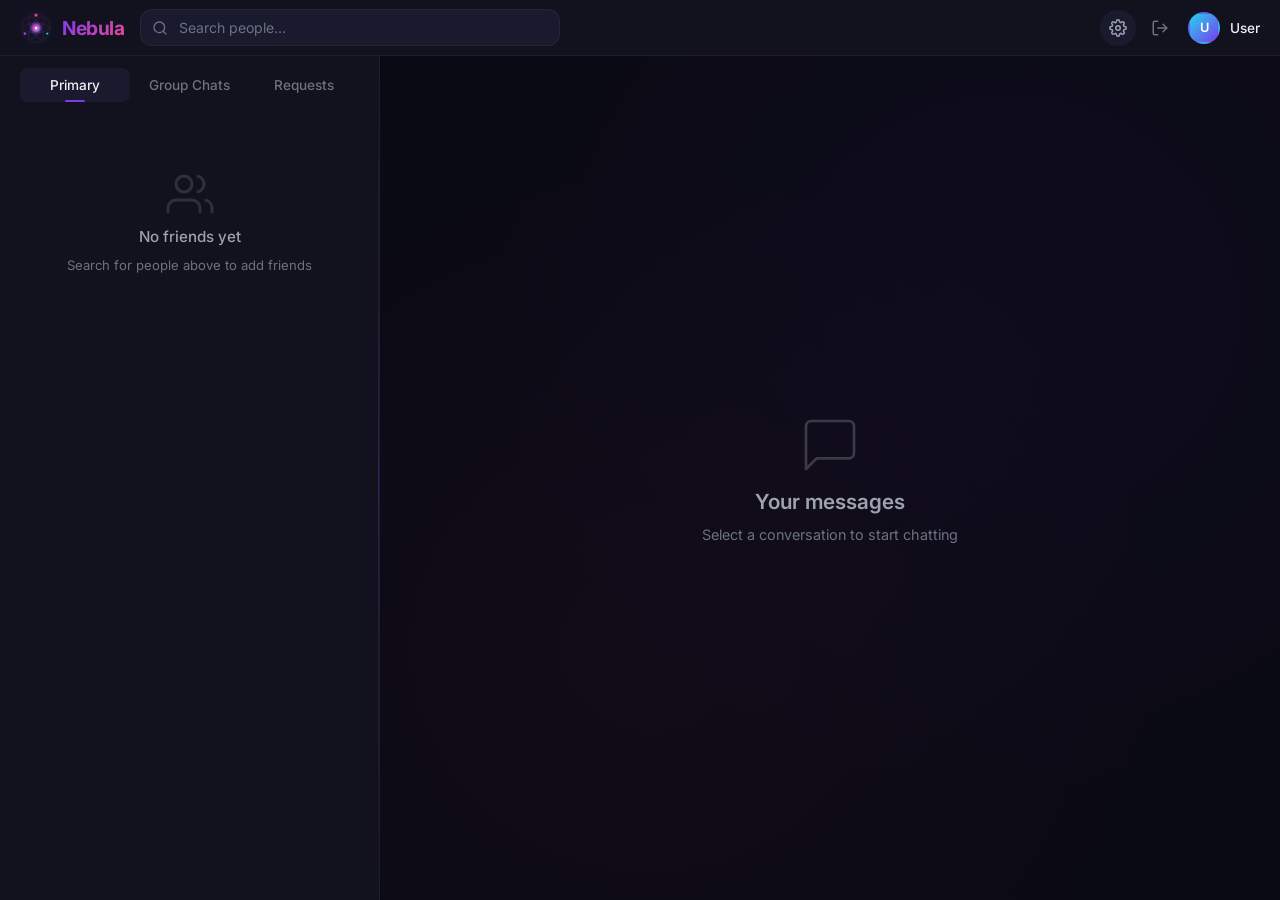
<file: index.html>
<!DOCTYPE html>
<html lang="en">
<head>
  <meta charset="UTF-8">
  <meta name="viewport" content="width=device-width, initial-scale=1.0">
  <title>Nebula - Direct Messages</title>
  <link rel="stylesheet" href="style.css">
</head>
<body>
  <div class="app">
    <!-- Top Header -->
    <header class="top-header">
      <div class="header-logo">
        <!-- New Logo: Cosmic Singularity -->
        <svg class="logo" viewBox="0 0 40 40" fill="none" xmlns="http://www.w3.org/2000/svg">
          <defs>
            <linearGradient id="sg1" x1="0%" y1="0%" x2="100%" y2="100%">
              <stop offset="0%" stop-color="#7c3aed"/>
              <stop offset="50%" stop-color="#ec4899"/>
              <stop offset="100%" stop-color="#22d3ee"/>
            </linearGradient>
            <radialGradient id="sg2" cx="50%" cy="50%" r="50%">
              <stop offset="0%" stop-color="#ECEFF4" stop-opacity="0.9"/>
              <stop offset="40%" stop-color="#a855f7" stop-opacity="0.6"/>
              <stop offset="100%" stop-color="#7c3aed" stop-opacity="0"/>
            </radialGradient>
            <filter id="sglow">
              <feGaussianBlur stdDeviation="2" result="blur"/>
              <feMerge><feMergeNode in="blur"/><feMergeNode in="SourceGraphic"/></feMerge>
            </filter>
            <filter id="sglow2">
              <feGaussianBlur stdDeviation="1" result="blur"/>
              <feMerge><feMergeNode in="blur"/><feMergeNode in="SourceGraphic"/></feMerge>
            </filter>
          </defs>
          <!-- Outer ring -->
          <circle cx="20" cy="20" r="18" fill="none" stroke="url(#sg1)" stroke-width="0.8" opacity="0.2"/>
          <!-- Orbital paths -->
          <ellipse cx="20" cy="20" rx="16" ry="6" fill="none" stroke="url(#sg1)" stroke-width="0.6" opacity="0.25" transform="rotate(0 20 20)"/>
          <ellipse cx="20" cy="20" rx="16" ry="6" fill="none" stroke="url(#sg1)" stroke-width="0.6" opacity="0.25" transform="rotate(60 20 20)"/>
          <ellipse cx="20" cy="20" rx="16" ry="6" fill="none" stroke="url(#sg1)" stroke-width="0.6" opacity="0.25" transform="rotate(120 20 20)"/>
          <!-- Core singularity -->
          <circle cx="20" cy="20" r="8" fill="url(#sg2)" filter="url(#sglow)"/>
          <circle cx="20" cy="20" r="4" fill="url(#sg1)" filter="url(#sglow2)"/>
          <circle cx="20" cy="20" r="1.8" fill="#ECEFF4"/>
          <!-- Orbiting particles -->
          <circle cx="20" cy="4" r="1.5" fill="#ec4899" filter="url(#sglow2)"/>
          <circle cx="34" cy="27" r="1.2" fill="#22d3ee" filter="url(#sglow2)"/>
          <circle cx="6" cy="27" r="1.3" fill="#a855f7" filter="url(#sglow2)"/>
          <!-- Tiny stars -->
          <circle cx="4" cy="12" r="0.4" fill="#6b7280" opacity="0.5"/>
          <circle cx="36" cy="14" r="0.3" fill="#6b7280" opacity="0.4"/>
          <circle cx="12" cy="38" r="0.3" fill="#6b7280" opacity="0.4"/>
          <circle cx="28" cy="2" r="0.4" fill="#6b7280" opacity="0.5"/>
        </svg>
        <span class="brand-name">Nebula</span>
      </div>

      <div class="header-search">
        <svg class="header-search-icon" viewBox="0 0 24 24" fill="none" stroke="currentColor" stroke-width="2" stroke-linecap="round" stroke-linejoin="round">
          <circle cx="11" cy="11" r="8"/><line x1="21" y1="21" x2="16.65" y2="16.65"/>
        </svg>
        <input type="text" class="header-search-input" id="peopleSearch" placeholder="Search people..." autocomplete="off">
        <div class="search-dropdown" id="searchDropdown"></div>
      </div>

      <div class="header-actions">
        <button class="icon-btn" id="settingsBtn" title="Settings">
          <svg width="18" height="18" viewBox="0 0 24 24" fill="none" stroke="currentColor" stroke-width="2" stroke-linecap="round" stroke-linejoin="round">
            <circle cx="12" cy="12" r="3"/><path d="M19.4 15a1.65 1.65 0 0 0 .33 1.82l.06.06a2 2 0 0 1 0 2.83 2 2 0 0 1-2.83 0l-.06-.06a1.65 1.65 0 0 0-1.82-.33 1.65 1.65 0 0 0-1 1.51V21a2 2 0 0 1-2 2 2 2 0 0 1-2-2v-.09A1.65 1.65 0 0 0 9 19.4a1.65 1.65 0 0 0-1.82.33l-.06.06a2 2 0 0 1-2.83 0 2 2 0 0 1 0-2.83l.06-.06A1.65 1.65 0 0 0 4.68 15a1.65 1.65 0 0 0-1.51-1H3a2 2 0 0 1-2-2 2 2 0 0 1 2-2h.09A1.65 1.65 0 0 0 4.6 9a1.65 1.65 0 0 0-.33-1.82l-.06-.06a2 2 0 0 1 0-2.83 2 2 0 0 1 2.83 0l.06.06A1.65 1.65 0 0 0 9 4.68a1.65 1.65 0 0 0 1-1.51V3a2 2 0 0 1 2-2 2 2 0 0 1 2 2v.09a1.65 1.65 0 0 0 1 1.51 1.65 1.65 0 0 0 1.82-.33l.06-.06a2 2 0 0 1 2.83 0 2 2 0 0 1 0 2.83l-.06.06A1.65 1.65 0 0 0 19.4 9a1.65 1.65 0 0 0 1.51 1H21a2 2 0 0 1 2 2 2 2 0 0 1-2 2h-.09a1.65 1.65 0 0 0-1.51 1z"/>
          </svg>
        </button>
        <button class="icon-btn sign-out-btn" id="signOutBtn" title="Sign out">
          <svg width="18" height="18" viewBox="0 0 24 24" fill="none" stroke="currentColor" stroke-width="2" stroke-linecap="round" stroke-linejoin="round">
            <path d="M9 21H5a2 2 0 0 1-2-2V5a2 2 0 0 1 2-2h4"/><polyline points="16 17 21 12 16 7"/><line x1="21" y1="12" x2="9" y2="12"/>
          </svg>
        </button>
        <div class="header-user" id="headerUserBtn" style="cursor: pointer;" title="Your Profile">
          <div class="avatar">
            <div class="avatar-img" id="userAvatar" style="background: linear-gradient(135deg, #22d3ee, #7c3aed); color: white;">U</div>
          </div>
          <span class="header-user-name" id="userName">User</span>
        </div>
      </div>
    </header>

    <div class="app-body">
      <!-- Sidebar -->
      <aside class="sidebar">
        <div class="tabs">
          <button class="tab active" data-tab="primary">Primary</button>
          <button class="tab" data-tab="general">Group Chats</button>
          <button class="tab" data-tab="requests" id="requestsTab">Requests <span class="tab-badge" id="requestsBadge" style="display:none;">0</span></button>
        </div>

        <div class="conversations" id="conversationsList">
          <div class="empty-state" id="emptyFriends">
            <svg width="48" height="48" viewBox="0 0 24 24" fill="none" stroke="currentColor" stroke-width="1.5" stroke-linecap="round" stroke-linejoin="round" style="opacity: 0.3;">
              <path d="M17 21v-2a4 4 0 0 0-4-4H5a4 4 0 0 0-4 4v2"/>
              <circle cx="9" cy="7" r="4"/>
              <path d="M23 21v-2a4 4 0 0 0-3-3.87"/>
              <path d="M16 3.13a4 4 0 0 1 0 7.75"/>
            </svg>
            <p>No friends yet</p>
            <span>Search for people above to add friends</span>
          </div>
        </div>

        <div class="conversations" id="requestsList" style="display: none;">
          <div class="empty-state" id="emptyRequests">
            <svg width="48" height="48" viewBox="0 0 24 24" fill="none" stroke="currentColor" stroke-width="1.5" stroke-linecap="round" stroke-linejoin="round" style="opacity: 0.3;">
              <path d="M16 21v-2a4 4 0 0 0-4-4H5a4 4 0 0 0-4 4v2"/>
              <circle cx="8.5" cy="7" r="4"/>
              <line x1="20" y1="8" x2="20" y2="14"/><line x1="23" y1="11" x2="17" y2="11"/>
            </svg>
            <p>No pending requests</p>
            <span>Friend requests will appear here</span>
          </div>
        </div>
      </aside>

      <!-- Chat Area -->
      <main class="chat-area">
        <div class="chat-empty" id="chatEmpty">
          <svg width="64" height="64" viewBox="0 0 24 24" fill="none" stroke="currentColor" stroke-width="1" stroke-linecap="round" stroke-linejoin="round" style="opacity: 0.2;">
            <path d="M21 15a2 2 0 0 1-2 2H7l-4 4V5a2 2 0 0 1 2-2h14a2 2 0 0 1 2 2z"/>
          </svg>
          <h2>Your messages</h2>
          <p>Select a conversation to start chatting</p>
        </div>

        <div class="chat-active" id="chatActive" style="display: none;">
          <div class="chat-header">
            <div class="chat-user">
              <div class="avatar">
                <div class="avatar-img" id="chatAvatar" style="background: linear-gradient(135deg, #7c3aed, #ec4899); color: white;">A</div>
              </div>
              <div class="chat-user-info">
                <h3 id="chatName">Select a friend</h3>
                <div class="chat-user-status">
                  <span class="status-dot"></span>
                  <span id="chatStatus">Start a conversation</span>
                </div>
              </div>
            </div>
            <div class="chat-actions">
              <button class="icon-btn" title="Voice call">
                <svg width="18" height="18" viewBox="0 0 24 24" fill="none" stroke="currentColor" stroke-width="2" stroke-linecap="round" stroke-linejoin="round">
                  <path d="M22 16.92v3a2 2 0 0 1-2.18 2 19.79 19.79 0 0 1-8.63-3.07 19.5 19.5 0 0 1-6-6 19.79 19.79 0 0 1-3.07-8.67A2 2 0 0 1 4.11 2h3a2 2 0 0 1 2 1.72c.127.96.362 1.903.7 2.81a2 2 0 0 1-.45 2.11L8.09 9.91a16 16 0 0 0 6 6l1.27-1.27a2 2 0 0 1 2.11-.45c.907.338 1.85.573 2.81.7A2 2 0 0 1 22 16.92z"/>
                </svg>
              </button>
              <button class="icon-btn" title="Video call">
                <svg width="18" height="18" viewBox="0 0 24 24" fill="none" stroke="currentColor" stroke-width="2" stroke-linecap="round" stroke-linejoin="round">
                  <polygon points="23 7 16 12 23 17 23 7"/><rect x="1" y="5" width="15" height="14" rx="2" ry="2"/>
                </svg>
              </button>
              <button class="icon-btn" title="Info">
                <svg width="18" height="18" viewBox="0 0 24 24" fill="none" stroke="currentColor" stroke-width="2" stroke-linecap="round" stroke-linejoin="round">
                  <circle cx="12" cy="12" r="1"/><circle cx="19" cy="12" r="1"/><circle cx="5" cy="12" r="1"/>
                </svg>
              </button>
            </div>
          </div>
          <div class="messages" id="messagesContainer"></div>
          <div class="chat-input-area">
            <div class="input-wrapper">
              <button class="input-btn" title="Attach">
                <svg width="20" height="20" viewBox="0 0 24 24" fill="none" stroke="currentColor" stroke-width="2" stroke-linecap="round" stroke-linejoin="round">
                  <path d="M21.44 11.05l-9.19 9.19a6 6 0 0 1-8.49-8.49l9.19-9.19a4 4 0 0 1 5.66 5.66l-9.2 9.19a2 2 0 0 1-2.83-2.83l8.49-8.48"/>
                </svg>
              </button>
              <input type="text" class="msg-input" id="msgInput" placeholder="Message...">
              <div class="input-actions">
                <button class="input-btn" title="Emoji">
                  <svg width="20" height="20" viewBox="0 0 24 24" fill="none" stroke="currentColor" stroke-width="2" stroke-linecap="round" stroke-linejoin="round">
                    <circle cx="12" cy="12" r="10"/><path d="M8 14s1.5 2 4 2 4-2 4-2"/><line x1="9" y1="9" x2="9.01" y2="9"/><line x1="15" y1="9" x2="15.01" y2="9"/>
                  </svg>
                </button>
                <button class="input-btn send-btn" id="sendBtn" title="Send">
                  <svg width="18" height="18" viewBox="0 0 24 24" fill="none" stroke="currentColor" stroke-width="2" stroke-linecap="round" stroke-linejoin="round">
                    <line x1="22" y1="2" x2="11" y2="13"/><polygon points="22 2 15 22 11 13 2 9 22 2"/>
                  </svg>
                </button>
              </div>
            </div>
          </div>
        </div>
      </main>
    </div>
  </div>

  <!-- Profile Popup -->
  <div class="profile-popup-overlay" id="profilePopupOverlay">
    <div class="profile-popup">
      <button class="profile-popup-close" id="profilePopupClose">&times;</button>
      <div class="profile-popup-banner" id="profilePopupBanner"></div>
      <div class="profile-popup-avatar" id="profilePopupAvatar"></div>
      <div class="profile-popup-name" id="profilePopupName"></div>
      <div class="profile-popup-email" id="profilePopupEmail"></div>
      <div class="profile-popup-bio" id="profilePopupBio"></div>
      <div class="profile-popup-actions" id="profilePopupActions"></div>
    </div>
  </div>

  <script type="module">
    import { createClient } from 'https://esm.sh/@supabase/supabase-js@2';

    const SUPABASE_URL = 'https://hqgpjfqaorvpgdimcily.supabase.co';
    const SUPABASE_KEY = 'sb_publishable_yIg8_s1__WPGVR_BMD4b_w_akKmWH_I';
    const supabase = createClient(SUPABASE_URL, SUPABASE_KEY);

    (async () => {
    // Auth check
    const { data: { session } } = await supabase.auth.getSession();
    if (!session) {
      window.location.replace('auth.html');
      return;
    }

    const currentUser = session.user;
    const userName = currentUser.user_metadata?.full_name || currentUser.email.split('@')[0];
    const userInitial = userName.charAt(0).toUpperCase();

    document.getElementById('userAvatar').textContent = userInitial;

    // Load user profile avatar
    const { data: myProfile } = await supabase.from('profiles').select('avatar_url, full_name').eq('id', currentUser.id).single();
    if (myProfile?.avatar_url) {
      document.getElementById('userAvatar').innerHTML = `<img src="${myProfile.avatar_url}" alt="Avatar" style="width:100%;height:100%;border-radius:50%;object-fit:cover;">`;
    }
    if (myProfile?.full_name) document.getElementById('userName').textContent = myProfile.full_name;
    document.getElementById('userName').textContent = userName;

    // Sign out
    document.getElementById('signOutBtn').addEventListener('click', async () => {
      await supabase.auth.signOut();
      window.location.href = 'auth.html';
    });

    // Click avatar to go to profile editor
    document.getElementById('headerUserBtn').addEventListener('click', () => {
      window.location.href = 'profile.html';
    });

    // Gradient palette
    const gradients = [
      'linear-gradient(135deg, #7c3aed, #ec4899)',
      'linear-gradient(135deg, #22d3ee, #7c3aed)',
      'linear-gradient(135deg, #ec4899, #f59e0b)',
      'linear-gradient(135deg, #22c55e, #22d3ee)',
      'linear-gradient(135deg, #f59e0b, #ef4444)',
      'linear-gradient(135deg, #a855f7, #22d3ee)',
      'linear-gradient(135deg, #ef4444, #ec4899)',
      'linear-gradient(135deg, #06b6d4, #8b5cf6)',
    ];

    function getGradient(str) {
      let hash = 0;
      for (let i = 0; i < str.length; i++) hash = str.charCodeAt(i) + ((hash << 5) - hash);
      return gradients[Math.abs(hash) % gradients.length];
    }

    // ===== PEOPLE SEARCH =====
    const searchInput = document.getElementById('peopleSearch');
    const searchDropdown = document.getElementById('searchDropdown');
    let searchTimeout;

    async function getFriendAndRequestIds() {
      const friendIds = new Set();
      const requestIds = new Map();

      const { data: friends } = await supabase.from('friend_profiles').select('profile_id');
      if (friends) friends.forEach(f => friendIds.add(f.profile_id));

      const { data: sent } = await supabase.from('friend_requests').select('receiver_id, status').eq('sender_id', currentUser.id);
      if (sent) sent.forEach(r => requestIds.set(r.receiver_id, r.status));

      const { data: received } = await supabase.from('friend_requests').select('sender_id, status').eq('receiver_id', currentUser.id);
      if (received) received.forEach(r => {
        if (!requestIds.has(r.sender_id)) requestIds.set(r.sender_id, r.status);
      });

      return { friendIds, requestIds };
    }

    searchInput.addEventListener('input', () => {
      clearTimeout(searchTimeout);
      const query = searchInput.value.trim();
      if (query.length < 2) {
        searchDropdown.classList.remove('open');
        return;
      }
      searchTimeout = setTimeout(() => searchPeople(query), 300);
    });

    searchInput.addEventListener('focus', () => {
      if (searchInput.value.trim().length >= 2) searchDropdown.classList.add('open');
    });

    document.addEventListener('click', (e) => {
      if (!e.target.closest('.header-search')) searchDropdown.classList.remove('open');
    });

    async function searchPeople(query) {
      const { data: profiles, error } = await supabase
        .from('profiles')
        .select('id, email, full_name')
        .neq('id', currentUser.id)
        .or(`full_name.ilike.%${query}%,email.ilike.%${query}%`)
        .limit(8);

      if (error || !profiles || profiles.length === 0) {
        searchDropdown.innerHTML = '<div class="search-empty">No people found</div>';
        searchDropdown.classList.add('open');
        return;
      }

      let friendIds = new Set();
      let requestIds = new Map();
      try {
        const result = await getFriendAndRequestIds();
        friendIds = result.friendIds;
        requestIds = result.requestIds;
      } catch(e) { console.warn('getFriendAndRequestIds:', e.message); }

      searchDropdown.innerHTML = profiles.map(p => {
        const name = p.full_name || p.email.split('@')[0];
        const initial = name.charAt(0).toUpperCase();
        const gradient = getGradient(p.id);

        let btnHtml;
        if (friendIds.has(p.id)) {
          btnHtml = '<button class="add-friend-btn friends">Friends</button>';
        } else if (requestIds.has(p.id)) {
          const status = requestIds.get(p.id);
          btnHtml = `<button class="add-friend-btn pending">${status === 'pending' ? 'Pending' : status}</button>`;
        } else {
          btnHtml = `<button class="add-friend-btn add" data-id="${p.id}">Add Friend</button>`;
        }

        return `
          <div class="search-result" data-user-id="${p.id}" data-user-name="${name}" data-user-email="${p.email}" data-user-gradient="${gradient}">
            <div class="avatar">
              <div class="avatar-img" style="background: ${gradient}; color: white;">${initial}</div>
            </div>
            <div class="search-result-info">
              <div class="search-result-name">${name}</div>
              <div class="search-result-email">${p.email}</div>
            </div>
            ${btnHtml}
          </div>
        `;
      }).join('');

      searchDropdown.classList.add('open');

      // Bind add friend buttons
      searchDropdown.querySelectorAll('.add-friend-btn.add').forEach(btn => {
        btn.addEventListener('click', async (e) => {
          e.stopPropagation();
          const receiverId = btn.dataset.id;
          btn.textContent = 'Sending...';
          btn.disabled = true;

          const { error } = await supabase.from('friend_requests').insert({
            sender_id: currentUser.id,
            receiver_id: receiverId,
            status: 'pending'
          });

          if (!error) {
            btn.textContent = 'Pending';
            btn.className = 'add-friend-btn pending';
          } else {
            btn.textContent = 'Add Friend';
            btn.disabled = false;
          }
        });
      });

      // Bind profile clicks (click name/avatar to view profile)
      searchDropdown.querySelectorAll('.search-result').forEach(el => {
        el.querySelector('.search-result-info').addEventListener('click', async (e) => {
          e.stopPropagation();
          searchDropdown.classList.remove('open');
          searchInput.value = '';

          const userId = el.dataset.userId;
          const userName = el.dataset.userName;
          const userEmail = el.dataset.userEmail;
          const userGradient = el.dataset.userGradient;

          const { data: profile } = await supabase.from('profiles').select('*').eq('id', userId).single();

          const popup = document.getElementById('profilePopupOverlay');
          const banner = document.getElementById('profilePopupBanner');
          const avatar = document.getElementById('profilePopupAvatar');
          const nameEl = document.getElementById('profilePopupName');
          const emailEl = document.getElementById('profilePopupEmail');
          const bioEl = document.getElementById('profilePopupBio');
          const actionsEl = document.getElementById('profilePopupActions');

          banner.style.background = userGradient;
          avatar.innerHTML = `<div class="avatar-img" style="background: ${userGradient}; color: white; width: 72px; height: 72px; font-size: 1.8rem; border: 4px solid var(--bg-primary); border-radius: 50%;">${userName.charAt(0).toUpperCase()}</div>`;
          nameEl.textContent = profile?.full_name || userName;
          emailEl.textContent = userEmail;
          bioEl.textContent = profile?.bio || '';
          bioEl.style.display = profile?.bio ? '' : 'none';

          let actionsHtml = '';
          if (userId !== currentUser.id) {
            const friendCheck = await supabase.from('friend_profiles').select('profile_id').eq('profile_id', userId).maybeSingle();
            const reqCheck = await supabase.from('friend_requests').select('status').eq('sender_id', currentUser.id).eq('receiver_id', userId).maybeSingle();
            if (friendCheck.data) {
              actionsHtml = '<span style="color: var(--text-muted); font-size: 0.85rem;">You are friends</span>';
            } else if (reqCheck.data) {
              actionsHtml = '<span style="color: var(--text-muted); font-size: 0.85rem;">Request pending</span>';
            } else {
              actionsHtml = `<button class="btn btn-primary profile-add-friend-btn" data-id="${userId}">Add Friend</button>`;
            }
          }
          actionsEl.innerHTML = actionsHtml;

          actionsEl.querySelector('.profile-add-friend-btn')?.addEventListener('click', async (btnEvt) => {
            btnEvt.target.textContent = 'Sending...';
            btnEvt.target.disabled = true;
            const { error } = await supabase.from('friend_requests').insert({ sender_id: currentUser.id, receiver_id: userId, status: 'pending' });
            if (!error) {
              btnEvt.target.textContent = 'Request pending';
              btnEvt.target.className = '';
              btnEvt.target.style.cssText = 'color: var(--text-muted); font-size: 0.85rem;';
            } else {
              btnEvt.target.textContent = 'Add Friend';
              btnEvt.target.disabled = false;
            }
          });

          popup.classList.add('open');
        });
      });
    }

    // ===== FRIEND REQUESTS =====
    const requestsListEl = document.getElementById('requestsList');
    const emptyRequests = document.getElementById('emptyRequests');
    const requestsBadge = document.getElementById('requestsBadge');

    async function loadRequests() {
      const { data: requests } = await supabase
        .from('friend_requests')
        .select('*, sender:profiles!friend_requests_sender_id_fkey(id, email, full_name)')
        .eq('receiver_id', currentUser.id)
        .eq('status', 'pending');

      requestsListEl.querySelectorAll('.conversation').forEach(c => c.remove());

      if (!requests || requests.length === 0) {
        emptyRequests.style.display = 'flex';
        requestsBadge.style.display = 'none';
        return;
      }

      emptyRequests.style.display = 'none';
      requestsBadge.textContent = requests.length;
      requestsBadge.style.display = '';

      requests.forEach((req) => {
        const sender = req.sender;
        const name = sender.full_name || sender.email.split('@')[0];
        const initial = name.charAt(0).toUpperCase();
        const gradient = getGradient(sender.id);

        const conv = document.createElement('div');
        conv.className = 'conversation';
        conv.innerHTML = `
          <div class="avatar">
            <div class="avatar-img" style="background: ${gradient}; color: white;">${initial}</div>
          </div>
          <div class="conversation-info">
            <div class="conversation-name">${name}</div>
            <div class="conversation-preview">sent you a friend request</div>
          </div>
          <div class="conversation-meta" style="flex-direction: row; gap: 6px;">
            <button class="req-btn accept" data-id="${req.id}" data-sender="${sender.id}" data-name="${name}" data-gradient="${gradient}">Accept</button>
            <button class="req-btn reject" data-id="${req.id}">Decline</button>
          </div>
        `;
        requestsListEl.appendChild(conv);
      });

      // Accept buttons
      requestsListEl.querySelectorAll('.req-btn.accept').forEach(btn => {
        btn.addEventListener('click', async (e) => {
          e.stopPropagation();
          const reqId = btn.dataset.id;
          const senderId = btn.dataset.sender;
          btn.textContent = '...';
          btn.disabled = true;

          const { error: delErr } = await supabase.from('friend_requests').delete().eq('id', reqId);
          console.log('Delete request:', delErr);

          const { error: insErr } = await supabase.from('friends').insert({
            user_id: currentUser.id,
            friend_id: senderId,
            status: 'accepted'
          });
          console.log('Insert friend:', insErr);

          btn.closest('.conversation').remove();
          loadRequests();
          loadFriends();
        });
      });

      // Reject buttons
      requestsListEl.querySelectorAll('.req-btn.reject').forEach(btn => {
        btn.addEventListener('click', async (e) => {
          e.stopPropagation();
          const reqId = btn.dataset.id;
          btn.textContent = '...';
          btn.disabled = true;

          const { error: delErr } = await supabase.from('friend_requests').delete().eq('id', reqId);
          console.log('Delete request:', delErr);
          btn.closest('.conversation').remove();
          loadRequests();
        });
      });
    }

    // ===== FRIENDS LIST =====
    const conversationsList = document.getElementById('conversationsList');
    const emptyFriends = document.getElementById('emptyFriends');
    let activeChatFriendId = null;
    let activeChatFriendName = null;

    async function loadFriends() {
      const { data: friends } = await supabase.from('friend_profiles').select('*');
      conversationsList.querySelectorAll('.conversation').forEach(c => c.remove());

      if (!friends || friends.length === 0) {
        emptyFriends.style.display = 'flex';
        return;
      }

      emptyFriends.style.display = 'none';

      friends.forEach((friend) => {
        const name = friend.full_name || friend.email.split('@')[0];
        const initial = name.charAt(0).toUpperCase();
        const gradient = getGradient(friend.profile_id);

        const conv = document.createElement('div');
        conv.className = 'conversation';
        conv.dataset.friendId = friend.profile_id;
        conv.innerHTML = `
          <div class="avatar">
            <div class="avatar-img" style="background: ${gradient}; color: white;">${initial}</div>
          </div>
          <div class="conversation-info">
            <div class="conversation-name">${name}</div>
            <div class="conversation-preview">Start a conversation</div>
          </div>
          <div class="conversation-meta">
            <button class="unfriend-btn" title="Unfriend" data-id="${friend.profile_id}">&times;</button>
          </div>
        `;

        conv.querySelector('.conversation-info').addEventListener('click', () => {
          conversationsList.querySelectorAll('.conversation').forEach(c => c.classList.remove('active'));
          conv.classList.add('active');
          activeChatFriendId = friend.profile_id;
          activeChatFriendName = name;
          document.getElementById('chatEmpty').style.display = 'none';
          document.getElementById('chatActive').style.display = 'flex';
          document.getElementById('chatAvatar').textContent = initial;
          document.getElementById('chatAvatar').style.background = gradient;
          document.getElementById('chatName').textContent = name;
          document.getElementById('chatStatus').textContent = 'Online';
          loadMessages();
        });

        conv.querySelector('.unfriend-btn').addEventListener('click', async (e) => {
          e.stopPropagation();
          if (!confirm(`Unfriend ${name}?`)) return;
          await supabase.from('friends').delete().eq('user_id', currentUser.id).eq('friend_id', friend.profile_id);
          await supabase.from('friends').delete().eq('user_id', friend.profile_id).eq('friend_id', currentUser.id);
          if (activeChatFriendId === friend.profile_id) {
            activeChatFriendId = null;
            document.getElementById('chatEmpty').style.display = '';
            document.getElementById('chatActive').style.display = 'none';
          }
          loadFriends();
        });

        conversationsList.appendChild(conv);
      });
    }

    try { await loadFriends(); } catch(e) { console.warn('loadFriends:', e.message); }
    try { await loadRequests(); } catch(e) { console.warn('loadRequests:', e.message); }

    // Tab switching
    const requestsList = document.getElementById('requestsList');

    document.querySelectorAll('.tab').forEach(tab => {
      tab.addEventListener('click', () => {
        document.querySelectorAll('.tab').forEach(t => t.classList.remove('active'));
        tab.classList.add('active');
        const tabName = tab.dataset.tab;
        if (tabName === 'requests') {
          conversationsList.style.display = 'none';
          requestsList.style.display = '';
        } else {
          conversationsList.style.display = '';
          requestsList.style.display = 'none';
        }
      });
    });

    // Send message
    const msgInput = document.getElementById('msgInput');
    const sendBtn = document.getElementById('sendBtn');
    const messagesContainer = document.getElementById('messagesContainer');

    async function loadMessages() {
      if (!activeChatFriendId) return;
      messagesContainer.innerHTML = '';

      const minId = [currentUser.id, activeChatFriendId].sort().join('_');
      const maxId = [currentUser.id, activeChatFriendId].sort().reverse().join('_');

      const { data: msgs } = await supabase
        .from('messages')
        .select('*')
        .or(`and(sender_id.eq.${currentUser.id},receiver_id.eq.${activeChatFriendId}),and(sender_id.eq.${activeChatFriendId},receiver_id.eq.${currentUser.id})`)
        .order('created_at', { ascending: true });

      if (!msgs) return;

      msgs.forEach(msg => {
        const isSent = msg.sender_id === currentUser.id;
        const time = new Date(msg.created_at).toLocaleTimeString([], { hour: '2-digit', minute: '2-digit' });
        const group = document.createElement('div');
        group.className = `message-group ${isSent ? 'sent' : 'received'}`;
        group.innerHTML = `<div class="message ${isSent ? 'sent' : 'received'}">${msg.content}</div><div class="message-time">${time}</div>`;
        messagesContainer.appendChild(group);
      });

      messagesContainer.scrollTop = messagesContainer.scrollHeight;
    }

    async function sendMessage() {
      const text = msgInput.value.trim();
      if (!text || !activeChatFriendId) return;

      const { error } = await supabase.from('messages').insert({
        sender_id: currentUser.id,
        receiver_id: activeChatFriendId,
        content: text
      });

      if (!error) {
        const time = new Date().toLocaleTimeString([], { hour: '2-digit', minute: '2-digit' });
        const group = document.createElement('div');
        group.className = 'message-group sent';
        group.innerHTML = `<div class="message sent">${text}</div><div class="message-time">${time}</div>`;
        messagesContainer.appendChild(group);
        msgInput.value = '';
        messagesContainer.scrollTop = messagesContainer.scrollHeight;
      }
    }

    sendBtn.addEventListener('click', sendMessage);
    msgInput.addEventListener('keydown', e => {
      if (e.key === 'Enter' && !e.shiftKey) { e.preventDefault(); sendMessage(); }
    });

    // Profile popup close
    document.getElementById('profilePopupClose').addEventListener('click', () => {
      document.getElementById('profilePopupOverlay').classList.remove('open');
    });
    document.getElementById('profilePopupOverlay').addEventListener('click', (e) => {
      if (e.target === e.currentTarget) e.currentTarget.classList.remove('open');
    });

    // ===== SETTINGS =====
    const settingsBtn = document.getElementById('settingsBtn');
    const settingsModal = document.getElementById('settingsModal');
    const closeSettings = document.getElementById('closeSettings');

    settingsBtn.addEventListener('click', () => {
      settingsModal.classList.add('open');
    });

    closeSettings.addEventListener('click', () => settingsModal.classList.remove('open'));
    settingsModal.addEventListener('click', (e) => {
      if (e.target === settingsModal) settingsModal.classList.remove('open');
    });

    document.querySelectorAll('.settings-tab').forEach(tab => {
      tab.addEventListener('click', () => {
        document.querySelectorAll('.settings-tab').forEach(t => t.classList.remove('active'));
        document.querySelectorAll('.settings-panel').forEach(p => p.classList.remove('active'));
        tab.classList.add('active');
        document.getElementById('panel-' + tab.dataset.tab).classList.add('active');
      });
    });

    // Appearance
    const accentColors = document.querySelectorAll('.accent-color');
    accentColors.forEach(btn => {
      btn.addEventListener('click', () => {
        accentColors.forEach(b => b.classList.remove('selected'));
        btn.classList.add('selected');
        document.documentElement.style.setProperty('--accent-primary', btn.dataset.color);
        localStorage.setItem('nebula-accent', btn.dataset.color);
      });
    });

    const savedAccent = localStorage.getItem('nebula-accent');
    if (savedAccent) {
      document.documentElement.style.setProperty('--accent-primary', savedAccent);
      accentColors.forEach(b => { if (b.dataset.color === savedAccent) b.classList.add('selected'); });
    }

    document.querySelectorAll('.toggle-switch').forEach(toggle => {
      toggle.addEventListener('click', () => {
        toggle.classList.toggle('on');
        localStorage.setItem('nebula-' + toggle.dataset.key, toggle.classList.contains('on'));
      });
      if (localStorage.getItem('nebula-' + toggle.dataset.key) === 'true') toggle.classList.add('on');
    });

    // Account
    document.getElementById('changePasswordBtn').addEventListener('click', async () => {
      const email = document.getElementById('settingsEmail').value;
      const msg = document.getElementById('accountMsg');
      const { error } = await supabase.auth.resetPasswordForEmail(email, { redirectTo: window.location.origin });
      if (error) { msg.textContent = error.message; msg.className = 'settings-msg error'; }
      else { msg.textContent = 'Password reset email sent!'; msg.className = 'settings-msg success'; }
      setTimeout(() => msg.className = 'settings-msg', 3000);
    });

    document.getElementById('deleteAccountBtn').addEventListener('click', async () => {
      if (!confirm('Are you sure you want to delete your account? This cannot be undone.')) return;
      const { error } = await supabase.auth.admin.deleteUser(currentUser.id);
      if (!error) { await supabase.auth.signOut(); window.location.href = 'auth.html'; }
    });
    })();
  </script>

  <!-- Settings Modal -->
  <div class="settings-overlay" id="settingsModal">
    <div class="settings-container">
      <div class="settings-sidebar-menu">
        <div class="settings-sidebar-header">
          <h2>Settings</h2>
          <button class="icon-btn" id="closeSettings">
            <svg width="18" height="18" viewBox="0 0 24 24" fill="none" stroke="currentColor" stroke-width="2" stroke-linecap="round" stroke-linejoin="round">
              <line x1="18" y1="6" x2="6" y2="18"/><line x1="6" y1="6" x2="18" y2="18"/>
            </svg>
          </button>
        </div>
        <nav class="settings-nav">
          <button class="settings-tab active" data-tab="appearance">
            <svg width="18" height="18" viewBox="0 0 24 24" fill="none" stroke="currentColor" stroke-width="2" stroke-linecap="round" stroke-linejoin="round"><circle cx="12" cy="12" r="5"/><line x1="12" y1="1" x2="12" y2="3"/><line x1="12" y1="21" x2="12" y2="23"/><line x1="4.22" y1="4.22" x2="5.64" y2="5.64"/><line x1="18.36" y1="18.36" x2="19.78" y2="19.78"/><line x1="1" y1="12" x2="3" y2="12"/><line x1="21" y1="12" x2="23" y2="12"/><line x1="4.22" y1="19.78" x2="5.64" y2="18.36"/><line x1="18.36" y1="5.64" x2="19.78" y2="4.22"/></svg>
            Appearance
          </button>
          <button class="settings-tab" data-tab="notifications">
            <svg width="18" height="18" viewBox="0 0 24 24" fill="none" stroke="currentColor" stroke-width="2" stroke-linecap="round" stroke-linejoin="round"><path d="M18 8A6 6 0 0 0 6 8c0 7-3 9-3 9h18s-3-2-3-9"/><path d="M13.73 21a2 2 0 0 1-3.46 0"/></svg>
            Notifications
          </button>
          <button class="settings-tab" data-tab="privacy">
            <svg width="18" height="18" viewBox="0 0 24 24" fill="none" stroke="currentColor" stroke-width="2" stroke-linecap="round" stroke-linejoin="round"><rect x="3" y="11" width="18" height="11" rx="2" ry="2"/><path d="M7 11V7a5 5 0 0 1 10 0v4"/></svg>
            Privacy
          </button>
          <button class="settings-tab" data-tab="security">
            <svg width="18" height="18" viewBox="0 0 24 24" fill="none" stroke="currentColor" stroke-width="2" stroke-linecap="round" stroke-linejoin="round"><path d="M12 22s8-4 8-10V5l-8-3-8 3v7c0 6 8 10 8 10z"/></svg>
            Security
          </button>
          <button class="settings-tab" data-tab="account">
            <svg width="18" height="18" viewBox="0 0 24 24" fill="none" stroke="currentColor" stroke-width="2" stroke-linecap="round" stroke-linejoin="round"><circle cx="12" cy="12" r="3"/><path d="M19.4 15a1.65 1.65 0 0 0 .33 1.82l.06.06a2 2 0 0 1 0 2.83 2 2 0 0 1-2.83 0l-.06-.06a1.65 1.65 0 0 0-1.82-.33 1.65 1.65 0 0 0-1 1.51V21a2 2 0 0 1-2 2 2 2 0 0 1-2-2v-.09A1.65 1.65 0 0 0 9 19.4a1.65 1.65 0 0 0-1.82.33l-.06.06a2 2 0 0 1-2.83 0 2 2 0 0 1 0-2.83l.06-.06A1.65 1.65 0 0 0 4.68 15a1.65 1.65 0 0 0-1.51-1H3a2 2 0 0 1-2-2 2 2 0 0 1 2-2h.09A1.65 1.65 0 0 0 4.6 9a1.65 1.65 0 0 0-.33-1.82l-.06-.06a2 2 0 0 1 0-2.83 2 2 0 0 1 2.83 0l.06.06A1.65 1.65 0 0 0 9 4.68a1.65 1.65 0 0 0 1-1.51V3a2 2 0 0 1 2-2 2 2 0 0 1 2 2v.09a1.65 1.65 0 0 0 1 1.51 1.65 1.65 0 0 0 1.82-.33l.06-.06a2 2 0 0 1 2.83 0 2 2 0 0 1 0 2.83l-.06.06A1.65 1.65 0 0 0 19.4 9a1.65 1.65 0 0 0 1.51 1H21a2 2 0 0 1 2 2 2 2 0 0 1-2 2h-.09a1.65 1.65 0 0 0-1.51 1z"/></svg>
            Account
          </button>
        </nav>
      </div>
      <div class="settings-content">
        <div class="settings-panel active" id="panel-appearance">
          <h3>Appearance</h3>
          <p class="settings-desc">Customize the look of Nebula.</p>
          <div class="settings-field">
            <label>Accent Color</label>
            <div class="accent-colors">
              <button class="accent-color selected" data-color="#7c3aed" style="background: #7c3aed;"></button>
              <button class="accent-color" data-color="#ec4899" style="background: #ec4899;"></button>
              <button class="accent-color" data-color="#22d3ee" style="background: #22d3ee;"></button>
              <button class="accent-color" data-color="#22c55e" style="background: #22c55e;"></button>
              <button class="accent-color" data-color="#f59e0b" style="background: #f59e0b;"></button>
              <button class="accent-color" data-color="#ef4444" style="background: #ef4444;"></button>
              <button class="accent-color" data-color="#06b6d4" style="background: #06b6d4;"></button>
              <button class="accent-color" data-color="#8b5cf6" style="background: #8b5cf6;"></button>
            </div>
          </div>
          <div class="settings-field"><label>Compact Mode</label><div class="toggle-switch" data-key="compact"></div></div>
          <div class="settings-field"><label>Show Animations</label><div class="toggle-switch on" data-key="animations"></div></div>
        </div>
        <div class="settings-panel" id="panel-notifications">
          <h3>Notifications</h3>
          <p class="settings-desc">Control how Nebula notifies you.</p>
          <div class="settings-field"><label>Message Notifications</label><div class="toggle-switch on" data-key="notif-messages"></div></div>
          <div class="settings-field"><label>Sound Effects</label><div class="toggle-switch on" data-key="notif-sound"></div></div>
          <div class="settings-field"><label>Friend Requests</label><div class="toggle-switch on" data-key="notif-friends"></div></div>
          <div class="settings-field"><label>Typing Indicators</label><div class="toggle-switch on" data-key="notif-typing"></div></div>
        </div>
        <div class="settings-panel" id="panel-privacy">
          <h3>Privacy</h3>
          <p class="settings-desc">Control your visibility and data.</p>
          <div class="settings-field"><label>Show Online Status</label><div class="toggle-switch on" data-key="priv-online"></div></div>
          <div class="settings-field"><label>Read Receipts</label><div class="toggle-switch on" data-key="priv-receipts"></div></div>
          <div class="settings-field"><label>Allow Profile Visibility</label><div class="toggle-switch on" data-key="priv-profile"></div></div>
          <div class="settings-field"><label>Search Visibility</label><div class="toggle-switch on" data-key="priv-search"></div></div>
        </div>
        <div class="settings-panel" id="panel-security">
          <h3>Security</h3>
          <p class="settings-desc">Protect your account.</p>
          <div class="settings-field"><label>Two-Factor Authentication</label><div class="toggle-switch" data-key="sec-2fa"></div></div>
          <div class="settings-field"><label>Login Notifications</label><div class="toggle-switch on" data-key="sec-login"></div></div>
          <div class="settings-field"><label>Active Sessions</label><p class="settings-hint">Manage devices signed into your account.</p><button class="settings-btn secondary">View Sessions</button></div>
          <div class="settings-field"><label>Blocked Users</label><p class="settings-hint">View and manage blocked accounts.</p><button class="settings-btn secondary">Manage Blocks</button></div>
        </div>
        <div class="settings-panel" id="panel-account">
          <h3>Account</h3>
          <p class="settings-desc">Manage your account settings.</p>
          <div class="settings-field"><label>Change Password</label><p class="settings-hint">We'll send a reset link to your email.</p><button class="settings-btn secondary" id="changePasswordBtn">Send Reset Link</button></div>
          <div class="settings-field"><label>Export Data</label><p class="settings-hint">Download a copy of your Nebula data.</p><button class="settings-btn secondary">Request Export</button></div>
          <div class="settings-field danger-zone"><label>Delete Account</label><p class="settings-hint">Permanently delete your account and all data.</p><button class="settings-btn danger" id="deleteAccountBtn">Delete Account</button></div>
          <div id="accountMsg" class="settings-msg"></div>
        </div>
      </div>
    </div>
  </div>
</body>
</html>
</file>
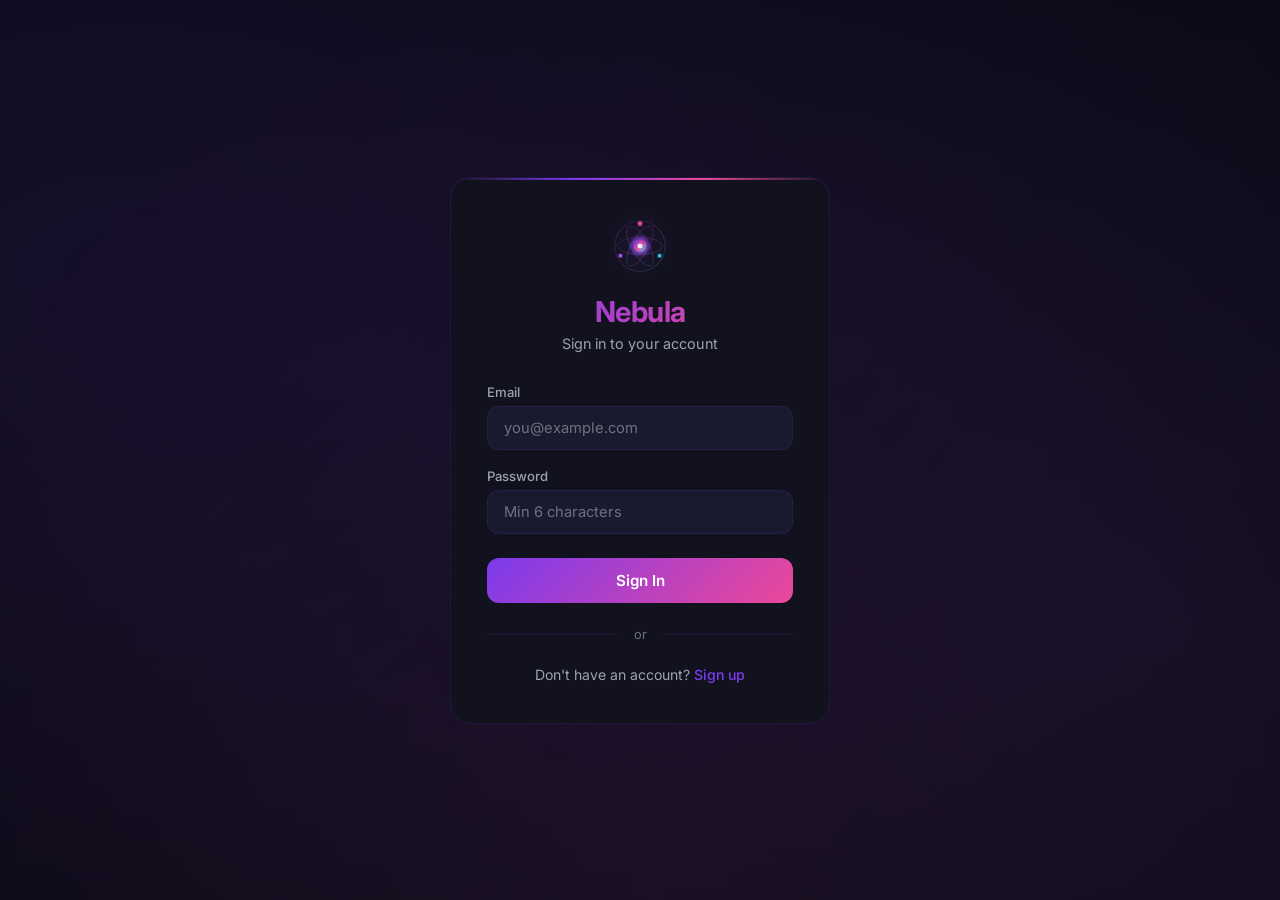
<file: auth.html>
<!DOCTYPE html>
<html lang="en">
<head>
  <meta charset="UTF-8">
  <meta name="viewport" content="width=device-width, initial-scale=1.0">
  <title>Nebula - Sign In</title>
  <link rel="preconnect" href="https://fonts.googleapis.com">
  <link href="https://fonts.googleapis.com/css2?family=Inter:wght@300;400;500;600;700&display=swap" rel="stylesheet">
  <style>
    * { margin: 0; padding: 0; box-sizing: border-box; }

    :root {
      --bg: #0a0a14;
      --card: #12121f;
      --border: rgba(124, 58, 237, 0.15);
      --border-focus: #7c3aed;
      --accent: #7c3aed;
      --accent-hover: #6d28d9;
      --accent-glow: rgba(124, 58, 237, 0.3);
      --pink: #ec4899;
      --cyan: #22d3ee;
      --text: #f0f0f5;
      --text-dim: #9ca3af;
      --text-muted: #6b7280;
      --input-bg: #1a1a2e;
      --error: #ef4444;
      --success: #22c55e;
    }

    body {
      font-family: 'Inter', sans-serif;
      background: var(--bg);
      color: var(--text);
      min-height: 100vh;
      display: flex;
      align-items: center;
      justify-content: center;
      overflow: hidden;
      position: relative;
    }

    body::before {
      content: '';
      position: fixed;
      inset: -50%;
      width: 200%;
      height: 200%;
      background:
        radial-gradient(ellipse at 30% 40%, rgba(124, 58, 237, 0.1) 0%, transparent 50%),
        radial-gradient(ellipse at 70% 60%, rgba(168, 85, 247, 0.07) 0%, transparent 50%),
        radial-gradient(ellipse at 50% 80%, rgba(236, 72, 153, 0.05) 0%, transparent 50%);
      pointer-events: none;
    }

    /* Floating stars */
    .stars {
      position: fixed;
      inset: 0;
      pointer-events: none;
      overflow: hidden;
    }

    .star {
      position: absolute;
      width: 2px;
      height: 2px;
      background: white;
      border-radius: 50%;
      animation: twinkle 3s ease-in-out infinite;
    }

    @keyframes twinkle {
      0%, 100% { opacity: 0.1; }
      50% { opacity: 0.8; }
    }

    .auth-container {
      position: relative;
      z-index: 1;
      width: 100%;
      max-width: 420px;
      padding: 20px;
    }

    .auth-card {
      background: var(--card);
      border: 1px solid var(--border);
      border-radius: 20px;
      padding: 40px 36px;
      position: relative;
      overflow: hidden;
    }

    .auth-card::before {
      content: '';
      position: absolute;
      top: 0;
      left: 0;
      right: 0;
      height: 2px;
      background: linear-gradient(90deg, transparent, var(--accent), var(--pink), transparent);
    }

    .logo-section {
      text-align: center;
      margin-bottom: 32px;
    }

    .logo {
      width: 56px;
      height: 56px;
      margin: 0 auto 16px;
      filter: drop-shadow(0 0 12px var(--accent-glow));
    }

    .brand {
      font-size: 1.8rem;
      font-weight: 700;
      background: linear-gradient(135deg, var(--accent), var(--pink));
      -webkit-background-clip: text;
      -webkit-text-fill-color: transparent;
      background-clip: text;
      letter-spacing: -0.5px;
    }

    .subtitle {
      font-size: 0.9rem;
      color: var(--text-dim);
      margin-top: 6px;
    }

    .form-group {
      margin-bottom: 18px;
    }

    .form-group label {
      display: block;
      font-size: 0.82rem;
      font-weight: 500;
      color: var(--text-dim);
      margin-bottom: 6px;
    }

    .form-input {
      width: 100%;
      padding: 12px 16px;
      background: var(--input-bg);
      border: 1px solid var(--border);
      border-radius: 12px;
      color: var(--text);
      font-size: 0.92rem;
      font-family: inherit;
      outline: none;
      transition: all 0.2s ease;
    }

    .form-input::placeholder {
      color: var(--text-muted);
    }

    .form-input:focus {
      border-color: var(--border-focus);
      box-shadow: 0 0 0 3px var(--accent-glow);
    }

    .form-input.error {
      border-color: var(--error);
      box-shadow: 0 0 0 3px rgba(239, 68, 68, 0.2);
    }

    .error-text {
      color: var(--error);
      font-size: 0.8rem;
      margin-top: 6px;
      display: none;
    }

    .error-text.visible {
      display: block;
    }

    .submit-btn {
      width: 100%;
      padding: 13px;
      background: linear-gradient(135deg, var(--accent), var(--pink));
      border: none;
      border-radius: 12px;
      color: white;
      font-size: 0.95rem;
      font-weight: 600;
      font-family: inherit;
      cursor: pointer;
      transition: all 0.2s ease;
      margin-top: 6px;
    }

    .submit-btn:hover {
      transform: translateY(-1px);
      box-shadow: 0 8px 24px var(--accent-glow);
    }

    .submit-btn:active {
      transform: translateY(0);
    }

    .submit-btn:disabled {
      opacity: 0.6;
      cursor: not-allowed;
      transform: none;
    }

    .divider {
      display: flex;
      align-items: center;
      gap: 16px;
      margin: 24px 0;
      color: var(--text-muted);
      font-size: 0.8rem;
    }

    .divider::before, .divider::after {
      content: '';
      flex: 1;
      height: 1px;
      background: var(--border);
    }

    .toggle-text {
      text-align: center;
      font-size: 0.88rem;
      color: var(--text-dim);
    }

    .toggle-text a {
      color: var(--accent);
      text-decoration: none;
      font-weight: 500;
      cursor: pointer;
    }

    .toggle-text a:hover {
      text-decoration: underline;
    }

    .alert {
      padding: 10px 14px;
      border-radius: 10px;
      font-size: 0.82rem;
      margin-bottom: 18px;
      display: none;
    }

    .alert.visible {
      display: block;
    }

    .alert.error {
      background: rgba(239, 68, 68, 0.1);
      border: 1px solid rgba(239, 68, 68, 0.3);
      color: #fca5a5;
    }

    .alert.success {
      background: rgba(34, 197, 94, 0.1);
      border: 1px solid rgba(34, 197, 94, 0.3);
      color: #86efac;
    }

    .name-field {
      max-height: 0;
      overflow: hidden;
      transition: max-height 0.3s ease, margin 0.3s ease;
      margin-bottom: 0;
    }

    .name-field.visible {
      max-height: 80px;
      margin-bottom: 18px;
    }
  </style>
</head>
<body>
  <div class="stars" id="stars"></div>

  <div class="auth-container">
    <div class="auth-card">
      <div class="logo-section">
        <svg class="logo" viewBox="0 0 40 40" fill="none" xmlns="http://www.w3.org/2000/svg">
          <defs>
            <linearGradient id="g1" x1="0%" y1="0%" x2="100%" y2="100%">
              <stop offset="0%" stop-color="#7c3aed"/>
              <stop offset="50%" stop-color="#ec4899"/>
              <stop offset="100%" stop-color="#22d3ee"/>
            </linearGradient>
            <radialGradient id="g2" cx="50%" cy="50%" r="50%">
              <stop offset="0%" stop-color="#ECEFF4" stop-opacity="0.9"/>
              <stop offset="40%" stop-color="#a855f7" stop-opacity="0.6"/>
              <stop offset="100%" stop-color="#7c3aed" stop-opacity="0"/>
            </radialGradient>
            <filter id="glow">
              <feGaussianBlur stdDeviation="2" result="blur"/>
              <feMerge><feMergeNode in="blur"/><feMergeNode in="SourceGraphic"/></feMerge>
            </filter>
            <filter id="glow2">
              <feGaussianBlur stdDeviation="1" result="blur"/>
              <feMerge><feMergeNode in="blur"/><feMergeNode in="SourceGraphic"/></feMerge>
            </filter>
          </defs>
          <circle cx="20" cy="20" r="18" fill="none" stroke="url(#g1)" stroke-width="0.8" opacity="0.2"/>
          <ellipse cx="20" cy="20" rx="16" ry="6" fill="none" stroke="url(#g1)" stroke-width="0.6" opacity="0.25"/>
          <ellipse cx="20" cy="20" rx="16" ry="6" fill="none" stroke="url(#g1)" stroke-width="0.6" opacity="0.25" transform="rotate(60 20 20)"/>
          <ellipse cx="20" cy="20" rx="16" ry="6" fill="none" stroke="url(#g1)" stroke-width="0.6" opacity="0.25" transform="rotate(120 20 20)"/>
          <circle cx="20" cy="20" r="8" fill="url(#g2)" filter="url(#glow)"/>
          <circle cx="20" cy="20" r="4" fill="url(#g1)" filter="url(#glow2)"/>
          <circle cx="20" cy="20" r="1.8" fill="#ECEFF4"/>
          <circle cx="20" cy="4" r="1.5" fill="#ec4899" filter="url(#glow2)"/>
          <circle cx="34" cy="27" r="1.2" fill="#22d3ee" filter="url(#glow2)"/>
          <circle cx="6" cy="27" r="1.3" fill="#a855f7" filter="url(#glow2)"/>
          <circle cx="4" cy="12" r="0.4" fill="#6b7280" opacity="0.5"/>
          <circle cx="36" cy="14" r="0.3" fill="#6b7280" opacity="0.4"/>
          <circle cx="12" cy="38" r="0.3" fill="#6b7280" opacity="0.4"/>
          <circle cx="28" cy="2" r="0.4" fill="#6b7280" opacity="0.5"/>
        </svg>
        <div class="brand">Nebula</div>
        <div class="subtitle" id="formSubtitle">Sign in to your account</div>
      </div>

      <div class="alert" id="alert"></div>

      <form id="authForm" novalidate>
        <div class="name-field" id="nameField">
          <div class="form-group">
            <label for="fullName">Full Name</label>
            <input type="text" id="fullName" class="form-input" placeholder="John Doe" autocomplete="name">
          </div>
        </div>

        <div class="form-group">
          <label for="email">Email</label>
          <input type="email" id="email" class="form-input" placeholder="you@example.com" autocomplete="email" required>
          <div class="error-text" id="emailError">Please enter a valid email</div>
        </div>

        <div class="form-group">
          <label for="password">Password</label>
          <input type="password" id="password" class="form-input" placeholder="Min 6 characters" autocomplete="current-password" required>
          <div class="error-text" id="passwordError">Password must be at least 6 characters</div>
        </div>

        <button type="submit" class="submit-btn" id="submitBtn">Sign In</button>
      </form>

      <div class="divider">or</div>

      <div class="toggle-text">
        <span id="toggleText">Don't have an account?</span>
        <a id="toggleLink" onclick="toggleMode()">Sign up</a>
      </div>
    </div>
  </div>

  <script type="module">
    import { createClient } from 'https://esm.sh/@supabase/supabase-js@2';

    const SUPABASE_URL = 'https://hqgpjfqaorvpgdimcily.supabase.co';
    const SUPABASE_KEY = 'sb_publishable_yIg8_s1__WPGVR_BMD4b_w_akKmWH_I';
    const supabase = createClient(SUPABASE_URL, SUPABASE_KEY);

    let isSignUp = false;
    const form = document.getElementById('authForm');
    const nameField = document.getElementById('nameField');
    const submitBtn = document.getElementById('submitBtn');
    const formSubtitle = document.getElementById('formSubtitle');
    const toggleText = document.getElementById('toggleText');
    const toggleLink = document.getElementById('toggleLink');
    const alertBox = document.getElementById('alert');

    // Redirect if already logged in
    const { data: { session } } = await supabase.auth.getSession();
    if (session) window.location.href = 'index.html';

    window.toggleMode = function() {
      isSignUp = !isSignUp;
      nameField.classList.toggle('visible', isSignUp);
      submitBtn.textContent = isSignUp ? 'Create Account' : 'Sign In';
      formSubtitle.textContent = isSignUp ? 'Create a new account' : 'Sign in to your account';
      toggleText.textContent = isSignUp ? 'Already have an account?' : "Don't have an account?";
      toggleLink.textContent = isSignUp ? 'Sign in' : 'Sign up';
      hideAlert();
      form.reset();
    };

    function showAlert(msg, type = 'error') {
      alertBox.textContent = msg;
      alertBox.className = 'alert visible ' + type;
    }

    function hideAlert() {
      alertBox.classList.remove('visible');
    }

    form.addEventListener('submit', async (e) => {
      e.preventDefault();
      hideAlert();

      const email = document.getElementById('email').value.trim();
      const password = document.getElementById('password').value;
      const fullName = document.getElementById('fullName').value.trim();

      // Validation
      let valid = true;
      if (!email || !/^[^\s@]+@[^\s@]+\.[^\s@]+$/.test(email)) {
        document.getElementById('email').classList.add('error');
        document.getElementById('emailError').classList.add('visible');
        valid = false;
      } else {
        document.getElementById('email').classList.remove('error');
        document.getElementById('emailError').classList.remove('visible');
      }

      if (!password || password.length < 6) {
        document.getElementById('password').classList.add('error');
        document.getElementById('passwordError').classList.add('visible');
        valid = false;
      } else {
        document.getElementById('password').classList.remove('error');
        document.getElementById('passwordError').classList.remove('visible');
      }

      if (!valid) return;

      submitBtn.disabled = true;
      submitBtn.textContent = isSignUp ? 'Creating account...' : 'Signing in...';

      try {
        if (isSignUp) {
          const { data, error } = await supabase.auth.signUp({
            email,
            password,
            options: { data: { full_name: fullName } }
          });
          if (error) throw error;
          if (data.user && !data.session) {
            showAlert('Check your email to confirm your account!', 'success');
          } else {
            window.location.href = 'index.html';
          }
        } else {
          const { data, error } = await supabase.auth.signInWithPassword({
            email,
            password
          });
          if (error) throw error;
          window.location.href = 'index.html';
        }
      } catch (err) {
        showAlert(err.message || 'Something went wrong');
      } finally {
        submitBtn.disabled = false;
        submitBtn.textContent = isSignUp ? 'Create Account' : 'Sign In';
      }
    });

    // Clear errors on input
    ['email', 'password'].forEach(id => {
      document.getElementById(id).addEventListener('input', () => {
        document.getElementById(id).classList.remove('error');
        document.getElementById(id + 'Error')?.classList.remove('visible');
      });
    });

    // Generate stars
    const starsEl = document.getElementById('stars');
    for (let i = 0; i < 50; i++) {
      const star = document.createElement('div');
      star.className = 'star';
      star.style.left = Math.random() * 100 + '%';
      star.style.top = Math.random() * 100 + '%';
      star.style.animationDelay = Math.random() * 3 + 's';
      star.style.animationDuration = (2 + Math.random() * 3) + 's';
      starsEl.appendChild(star);
    }
  </script>
</body>
</html>
</file>
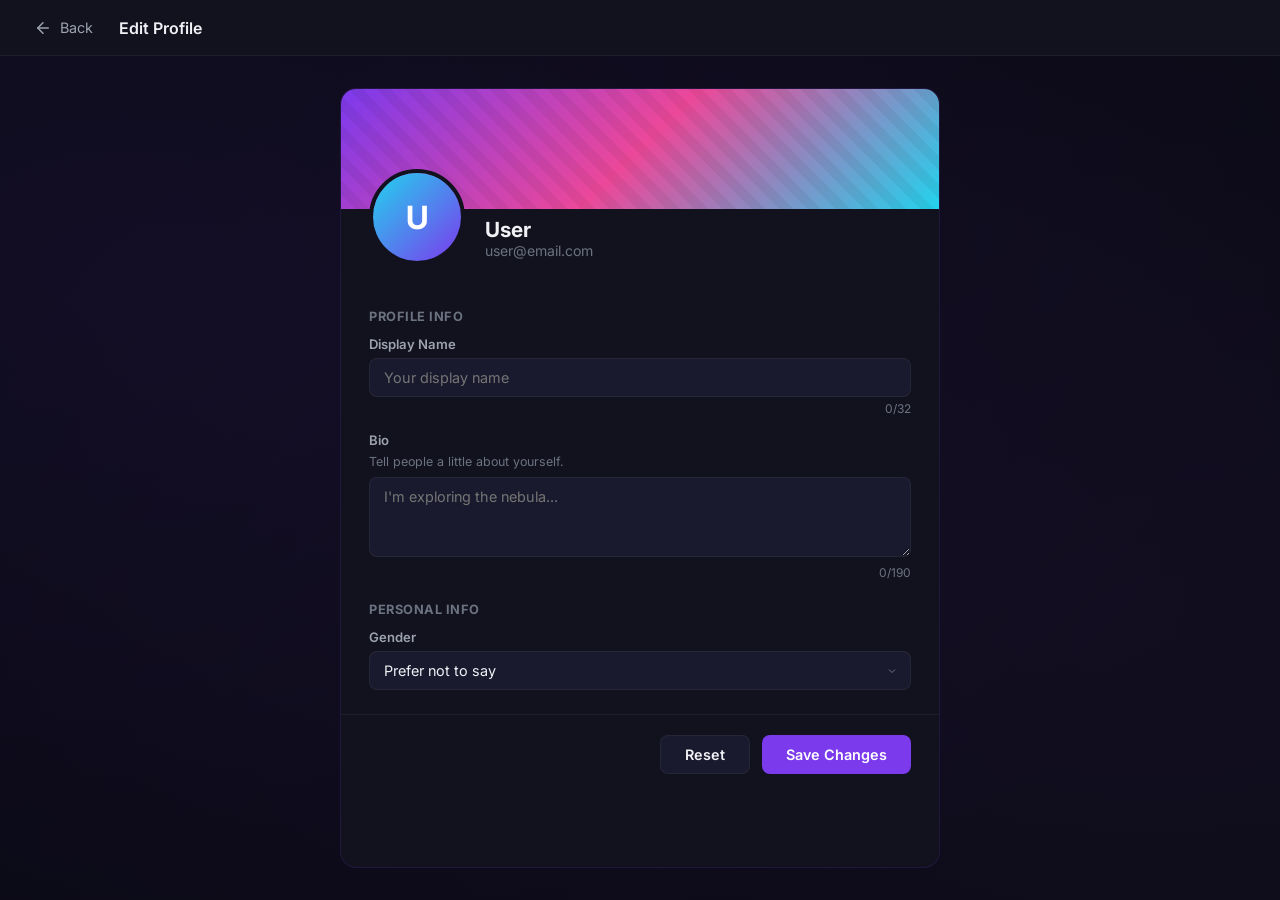
<file: profile.html>
<!DOCTYPE html>
<html lang="en">
<head>
  <meta charset="UTF-8">
  <meta name="viewport" content="width=device-width, initial-scale=1.0">
  <title>Nebula - Edit Profile</title>
  <link rel="preconnect" href="https://fonts.googleapis.com">
  <link href="https://fonts.googleapis.com/css2?family=Inter:wght@300;400;500;600;700&display=swap" rel="stylesheet">
  <style>
    * { margin: 0; padding: 0; box-sizing: border-box; }
    :root {
      --bg: #0a0a14; --bg2: #12121f; --bg3: #1a1a2e; --hover: #22223a;
      --accent: #7c3aed; --accent2: #a855f7; --pink: #ec4899; --cyan: #22d3ee;
      --text: #f0f0f5; --dim: #9ca3af; --muted: #6b7280;
      --border: rgba(124, 58, 237, 0.15); --border-sub: rgba(255,255,255,0.05);
      --glow: rgba(124, 58, 237, 0.3); --radius: 16px; --radius-sm: 12px; --radius-xs: 8px;
    }
    body {
      font-family: 'Inter', sans-serif; background: var(--bg); color: var(--text);
      min-height: 100vh; display: flex; flex-direction: column; overflow-x: hidden;
    }
    body::before {
      content: ''; position: fixed; inset: -50%; width: 200%; height: 200%;
      background: radial-gradient(ellipse at 30% 40%, rgba(124,58,237,0.08) 0%, transparent 50%),
        radial-gradient(ellipse at 70% 60%, rgba(168,85,247,0.05) 0%, transparent 50%);
      pointer-events: none; z-index: 0;
    }

    /* Top bar */
    .top-bar {
      height: 56px; background: var(--bg2); border-bottom: 1px solid var(--border-sub);
      display: flex; align-items: center; padding: 0 24px; gap: 16px; position: relative; z-index: 2;
    }
    .back-btn {
      display: flex; align-items: center; gap: 8px; background: none; border: none;
      color: var(--dim); font-family: inherit; font-size: 0.9rem; cursor: pointer;
      transition: color 0.15s; padding: 6px 10px; border-radius: var(--radius-xs);
    }
    .back-btn:hover { color: var(--text); background: var(--hover); }
    .back-btn svg { width: 18px; height: 18px; }
    .top-bar-title { font-size: 1rem; font-weight: 600; }

    /* Profile container */
    .profile-editor {
      flex: 1; display: flex; justify-content: center; padding: 32px 20px;
      position: relative; z-index: 1; overflow-y: auto;
    }
    .profile-card {
      width: 100%; max-width: 600px; background: var(--bg2); border: 1px solid var(--border);
      border-radius: var(--radius); overflow: hidden;
    }

    /* Banner */
    .banner {
      height: 120px; position: relative; overflow: hidden;
      background: linear-gradient(135deg, #7c3aed, #ec4899, #22d3ee);
    }
    .banner-overlay {
      position: absolute; inset: 0;
      background: repeating-linear-gradient(45deg, transparent, transparent 10px, rgba(0,0,0,0.05) 10px, rgba(0,0,0,0.05) 20px);
    }

    /* Avatar area */
    .avatar-section {
      display: flex; align-items: flex-end; padding: 0 28px; margin-top: -40px;
      position: relative; z-index: 2; gap: 20px; padding-bottom: 20px;
    }
    .avatar-upload {
      position: relative; flex-shrink: 0; cursor: pointer;
    }
    .avatar-upload .avatar-ring {
      width: 96px; height: 96px; border-radius: 50%; border: 4px solid var(--bg2);
      overflow: hidden; position: relative; background: var(--bg3);
    }
    .avatar-upload .avatar-ring .avatar-img {
      width: 100%; height: 100%; display: flex; align-items: center; justify-content: center;
      font-size: 2rem; font-weight: 700; color: var(--accent2); object-fit: cover;
    }
    .avatar-upload .avatar-ring img {
      width: 100%; height: 100%; object-fit: cover;
    }
    .avatar-overlay {
      position: absolute; inset: 0; border-radius: 50%;
      background: rgba(0,0,0,0.6); display: flex; flex-direction: column;
      align-items: center; justify-content: center; opacity: 0;
      transition: opacity 0.2s; gap: 2px;
    }
    .avatar-upload:hover .avatar-overlay { opacity: 1; }
    .avatar-overlay svg { width: 24px; height: 24px; color: white; }
    .avatar-overlay span { font-size: 0.7rem; color: white; font-weight: 500; }
    .avatar-remove {
      position: absolute; bottom: -2px; right: -2px; width: 28px; height: 28px;
      border-radius: 50%; background: #ef4444; border: 3px solid var(--bg2);
      display: none; align-items: center; justify-content: center; cursor: pointer;
      color: white; font-size: 14px; z-index: 3;
    }
    .avatar-remove.visible { display: flex; }

    .user-identity {
      padding-bottom: 6px; flex: 1; min-width: 0;
    }
    .user-identity .display-name {
      font-size: 1.3rem; font-weight: 700; color: var(--text);
    }
    .user-identity .username {
      font-size: 0.88rem; color: var(--muted);
    }

    /* Form */
    .profile-form { padding: 24px 28px; display: flex; flex-direction: column; gap: 22px; }

    .form-section h4 {
      font-size: 0.8rem; font-weight: 700; text-transform: uppercase;
      letter-spacing: 0.5px; color: var(--muted); margin-bottom: 12px;
    }

    .field { margin-bottom: 16px; }
    .field:last-child { margin-bottom: 0; }
    .field label {
      display: block; font-size: 0.82rem; font-weight: 600;
      color: var(--dim); margin-bottom: 6px;
    }
    .field .hint {
      font-size: 0.78rem; color: var(--muted); margin-bottom: 8px;
    }

    .form-input, .form-textarea, .form-select {
      width: 100%; padding: 10px 14px; background: var(--bg3);
      border: 1px solid var(--border-sub); border-radius: var(--radius-xs);
      color: var(--text); font-size: 0.9rem; font-family: inherit;
      outline: none; transition: all 0.2s;
    }
    .form-input:focus, .form-textarea:focus, .form-select:focus {
      border-color: var(--accent); box-shadow: 0 0 0 3px var(--glow);
    }
    .form-textarea { resize: vertical; min-height: 80px; max-height: 160px; }
    .form-select { cursor: pointer; appearance: none;
      background-image: url("data:image/svg+xml,%3Csvg xmlns='http://www.w3.org/2000/svg' width='12' height='12' viewBox='0 0 24 24' fill='none' stroke='%236b7280' stroke-width='2'%3E%3Cpolyline points='6 9 12 15 18 9'/%3E%3C/svg%3E");
      background-repeat: no-repeat; background-position: right 12px center;
    }
    .form-select option { background: var(--bg3); color: var(--text); }

    .char-count {
      font-size: 0.75rem; color: var(--muted); text-align: right; margin-top: 4px;
    }

    /* Status / Class selector */
    .class-options { display: grid; grid-template-columns: repeat(3, 1fr); gap: 8px; }
    .class-option {
      display: flex; flex-direction: column; align-items: center; gap: 6px;
      padding: 14px 8px; background: var(--bg3); border: 1px solid var(--border-sub);
      border-radius: var(--radius-sm); cursor: pointer; transition: all 0.2s;
      font-family: inherit; color: var(--dim); text-align: center;
    }
    .class-option:hover { border-color: var(--accent); color: var(--text); transform: translateY(-2px); }
    .class-option.active { border-color: var(--accent); background: rgba(124,58,237,0.12); color: var(--text); box-shadow: 0 0 16px var(--glow); }
    .class-icon {
      width: 40px; height: 40px; border-radius: 10px; display: flex;
      align-items: center; justify-content: center; font-size: 1.3rem;
    }
    .class-name { font-size: 0.82rem; font-weight: 600; }
    .class-desc { font-size: 0.7rem; color: var(--muted); }

    /* Buttons */
    .form-actions {
      display: flex; gap: 12px; justify-content: flex-end;
      padding: 20px 28px; border-top: 1px solid var(--border-sub);
    }
    .btn {
      padding: 10px 24px; border: none; border-radius: var(--radius-xs);
      font-family: inherit; font-size: 0.9rem; font-weight: 600;
      cursor: pointer; transition: all 0.2s;
    }
    .btn-primary { background: var(--accent); color: white; }
    .btn-primary:hover { background: #6d28d9; box-shadow: 0 4px 16px var(--glow); }
    .btn-primary:disabled { opacity: 0.5; cursor: not-allowed; }
    .btn-secondary { background: var(--bg3); color: var(--text); border: 1px solid var(--border-sub); }
    .btn-secondary:hover { background: var(--hover); border-color: var(--accent); }

    .msg { font-size: 0.85rem; margin-top: 8px; }
    .msg.success { color: #22c55e; }
    .msg.error { color: #ef4444; }

    #avatarFile { display: none; }
  </style>
</head>
<body>
  <div class="top-bar">
    <button class="back-btn" id="backBtn">
      <svg viewBox="0 0 24 24" fill="none" stroke="currentColor" stroke-width="2" stroke-linecap="round" stroke-linejoin="round">
        <line x1="19" y1="12" x2="5" y2="12"/><polyline points="12 19 5 12 12 5"/>
      </svg>
      Back
    </button>
    <span class="top-bar-title">Edit Profile</span>
  </div>

  <div class="profile-editor">
    <div class="profile-card">
      <div class="banner">
        <div class="banner-overlay"></div>
      </div>

      <div class="avatar-section">
        <div class="avatar-upload" id="avatarUpload">
          <div class="avatar-ring">
            <div class="avatar-img" id="avatarDisplay" style="background: linear-gradient(135deg, #22d3ee, #7c3aed); color: white;">U</div>
          </div>
          <div class="avatar-overlay">
            <svg viewBox="0 0 24 24" fill="none" stroke="currentColor" stroke-width="2" stroke-linecap="round" stroke-linejoin="round">
              <path d="M23 19a2 2 0 0 1-2 2H3a2 2 0 0 1-2-2V8a2 2 0 0 1 2-2h4l2-3h6l2 3h4a2 2 0 0 1 2 2z"/>
              <circle cx="12" cy="13" r="4"/>
            </svg>
            <span>Change</span>
          </div>
          <div class="avatar-remove" id="avatarRemove" title="Remove avatar">&times;</div>
        </div>
        <input type="file" id="avatarFile" accept="image/*">
        <div class="user-identity">
          <div class="display-name" id="displayNamePreview">User</div>
          <div class="username" id="emailPreview">user@email.com</div>
        </div>
      </div>

      <div class="profile-form">
        <div class="form-section">
          <h4>Profile Info</h4>

          <div class="field">
            <label>Display Name</label>
            <input type="text" class="form-input" id="inputName" placeholder="Your display name" maxlength="32">
            <div class="char-count"><span id="nameCount">0</span>/32</div>
          </div>

          <div class="field">
            <label>Bio</label>
            <p class="hint">Tell people a little about yourself.</p>
            <textarea class="form-textarea" id="inputBio" placeholder="I'm exploring the nebula..." maxlength="190"></textarea>
            <div class="char-count"><span id="bioCount">0</span>/190</div>
          </div>
        </div>

        <div class="form-section">
          <h4>Personal Info</h4>

          <div class="field">
            <label>Gender</label>
            <select class="form-select" id="inputGender">
              <option value="">Prefer not to say</option>
              <option value="male">Male</option>
              <option value="female">Female</option>
              <option value="non-binary">Non-binary</option>
              <option value="other">Other</option>
            </select>
          </div>
        </div>
      </div>

      <div class="form-actions">
        <div id="saveMsg" class="msg"></div>
        <div style="flex:1;"></div>
        <button class="btn btn-secondary" id="resetBtn">Reset</button>
        <button class="btn btn-primary" id="saveBtn">Save Changes</button>
      </div>
    </div>
  </div>

  <script type="module">
    import { createClient } from 'https://esm.sh/@supabase/supabase-js@2';

    const SUPABASE_URL = 'https://hqgpjfqaorvpgdimcily.supabase.co';
    const SUPABASE_KEY = 'sb_publishable_yIg8_s1__WPGVR_BMD4b_w_akKmWH_I';
    const supabase = createClient(SUPABASE_URL, SUPABASE_KEY);

    (async () => {
    const { data: { session } } = await supabase.auth.getSession();
    if (!session) { window.location.replace('auth.html'); return; }
    const user = session.user;

    // Back button
    document.getElementById('backBtn').addEventListener('click', () => {
      window.location.href = 'index.html';
    });

    // Load profile data
    let avatarData = null;

    async function loadProfile() {
      const { data: profile } = await supabase.from('profiles').select('*').eq('id', user.id).single();
      const meta = user.user_metadata || {};
      const name = meta.full_name || user.email.split('@')[0];

      document.getElementById('inputName').value = meta.full_name || '';
      document.getElementById('nameCount').textContent = (meta.full_name || '').length;
      document.getElementById('inputBio').value = profile?.bio || '';
      document.getElementById('bioCount').textContent = (profile?.bio || '').length;
      document.getElementById('inputGender').value = profile?.gender || '';
      document.getElementById('displayNamePreview').textContent = name;
      document.getElementById('emailPreview').textContent = user.email;
      document.getElementById('avatarDisplay').textContent = name.charAt(0).toUpperCase();

      if (profile?.avatar_url) {
        avatarData = profile.avatar_url;
        const ring = document.querySelector('.avatar-ring');
        ring.innerHTML = `<img src="${profile.avatar_url}" alt="Avatar">`;
        document.getElementById('avatarRemove').classList.add('visible');
      }

      // Set class
      const savedClass = profile?.status || 'explorer';
      document.querySelectorAll('.class-option').forEach(opt => {
        opt.classList.toggle('active', opt.dataset.class === savedClass);
      });
    }

    await loadProfile();

    // Name preview & count
    document.getElementById('inputName').addEventListener('input', (e) => {
      const val = e.target.value;
      document.getElementById('nameCount').textContent = val.length;
      document.getElementById('displayNamePreview').textContent = val || user.email.split('@')[0];
    });

    // Bio count
    document.getElementById('inputBio').addEventListener('input', (e) => {
      document.getElementById('bioCount').textContent = e.target.value.length;
    });

    // Class selection
    document.querySelectorAll('.class-option').forEach(opt => {
      opt.addEventListener('click', () => {
        document.querySelectorAll('.class-option').forEach(o => o.classList.remove('active'));
        opt.classList.add('active');
      });
    });

    // Avatar upload (click)
    document.getElementById('avatarUpload').addEventListener('click', () => {
      document.getElementById('avatarFile').click();
    });

    document.getElementById('avatarFile').addEventListener('change', (e) => {
      const file = e.target.files[0];
      if (!file) return;
      const reader = new FileReader();
      reader.onload = (ev) => {
        avatarData = ev.target.result;
        const ring = document.querySelector('.avatar-ring');
        ring.innerHTML = `<img src="${avatarData}" alt="Avatar">`;
        document.getElementById('avatarRemove').classList.add('visible');
      };
      reader.readAsDataURL(file);
    });

    // Drag and drop
    const avatarUpload = document.getElementById('avatarUpload');
    avatarUpload.addEventListener('dragover', (e) => { e.preventDefault(); e.stopPropagation(); });
    avatarUpload.addEventListener('drop', (e) => {
      e.preventDefault(); e.stopPropagation();
      const file = e.dataTransfer.files[0];
      if (file && file.type.startsWith('image/')) {
        const reader = new FileReader();
        reader.onload = (ev) => {
          avatarData = ev.target.result;
          const ring = document.querySelector('.avatar-ring');
          ring.innerHTML = `<img src="${avatarData}" alt="Avatar">`;
          document.getElementById('avatarRemove').classList.add('visible');
        };
        reader.readAsDataURL(file);
      }
    });

    // Remove avatar
    document.getElementById('avatarRemove').addEventListener('click', (e) => {
      e.stopPropagation();
      avatarData = null;
      const ring = document.querySelector('.avatar-ring');
      const name = document.getElementById('inputName').value || user.email.split('@')[0];
      ring.innerHTML = `<div class="avatar-img" style="background: linear-gradient(135deg, #22d3ee, #7c3aed); color: white;">${name.charAt(0).toUpperCase()}</div>`;
      document.getElementById('avatarRemove').classList.remove('visible');
    });

    // Reset
    document.getElementById('resetBtn').addEventListener('click', () => { loadProfile(); });

    // Save
    document.getElementById('saveBtn').addEventListener('click', async () => {
      const btn = document.getElementById('saveBtn');
      const msg = document.getElementById('saveMsg');
      btn.disabled = true;
      btn.textContent = 'Saving...';

      const fullName = document.getElementById('inputName').value.trim();
      const bio = document.getElementById('inputBio').value.trim();
      const gender = document.getElementById('inputGender').value;
      const status = document.querySelector('.class-option.active')?.dataset.class || 'explorer';

      // Update auth metadata
      const { error: metaErr } = await supabase.auth.updateUser({ data: { full_name: fullName } });

      // Upsert profile
      const { error: profileErr } = await supabase.from('profiles').upsert({
        id: user.id,
        email: user.email,
        full_name: fullName,
        bio,
        gender,
        status,
        avatar_url: avatarData || '',
      }, { onConflict: 'id' });

      if (metaErr || profileErr) {
        msg.textContent = (metaErr || profileErr).message;
        msg.className = 'msg error';
      } else {
        msg.textContent = 'Profile saved!';
        msg.className = 'msg success';
      }

      btn.disabled = false;
      btn.textContent = 'Save Changes';
      setTimeout(() => msg.className = 'msg', 3000);
    });
    })();
  </script>
</body>
</html>
</file>
<file: style.css>
@import url('https://fonts.googleapis.com/css2?family=Inter:wght@300;400;500;600;700&display=swap');

* { margin: 0; padding: 0; box-sizing: border-box; }

:root {
  --bg-primary: #0a0a14;
  --bg-secondary: #12121f;
  --bg-tertiary: #1a1a2e;
  --bg-hover: #22223a;
  --bg-active: #2a2a45;
  --accent-primary: #7c3aed;
  --accent-secondary: #a855f7;
  --accent-glow: rgba(124, 58, 237, 0.3);
  --accent-pink: #ec4899;
  --accent-cyan: #22d3ee;
  --text-primary: #f0f0f5;
  --text-secondary: #9ca3af;
  --text-muted: #6b7280;
  --border: rgba(124, 58, 237, 0.15);
  --border-subtle: rgba(255, 255, 255, 0.05);
  --msg-sent: linear-gradient(135deg, #7c3aed, #a855f7);
  --msg-received: #1e1e32;
  --shadow-glow: 0 0 30px rgba(124, 58, 237, 0.15);
  --radius: 16px;
  --radius-sm: 12px;
  --radius-xs: 8px;
}

html, body {
  height: 100%;
  font-family: 'Inter', -apple-system, sans-serif;
  background: var(--bg-primary);
  color: var(--text-primary);
  overflow: hidden;
}

body::before {
  content: '';
  position: fixed;
  top: -50%; left: -50%;
  width: 200%; height: 200%;
  background:
    radial-gradient(ellipse at 20% 50%, rgba(124, 58, 237, 0.08) 0%, transparent 50%),
    radial-gradient(ellipse at 80% 20%, rgba(168, 85, 247, 0.06) 0%, transparent 50%),
    radial-gradient(ellipse at 50% 80%, rgba(236, 72, 153, 0.04) 0%, transparent 50%);
  pointer-events: none;
  z-index: 0;
}

.app {
  display: flex;
  flex-direction: column;
  height: 100vh;
  position: relative;
  z-index: 1;
}

/* ===== TOP HEADER ===== */
.top-header {
  height: 56px;
  min-height: 56px;
  background: var(--bg-secondary);
  border-bottom: 1px solid var(--border-subtle);
  display: flex;
  align-items: center;
  padding: 0 20px;
  gap: 16px;
  z-index: 10;
}

.header-logo {
  display: flex;
  align-items: center;
  gap: 10px;
  flex-shrink: 0;
}

.logo {
  width: 32px;
  height: 32px;
  filter: drop-shadow(0 0 8px var(--accent-glow));
}

.brand-name {
  font-size: 1.2rem;
  font-weight: 700;
  background: linear-gradient(135deg, var(--accent-primary), var(--accent-pink));
  -webkit-background-clip: text;
  -webkit-text-fill-color: transparent;
  background-clip: text;
  letter-spacing: -0.5px;
}

.header-search {
  flex: 1;
  max-width: 420px;
  position: relative;
}

.header-search-input {
  width: 100%;
  padding: 9px 16px 9px 38px;
  background: var(--bg-tertiary);
  border: 1px solid var(--border-subtle);
  border-radius: var(--radius-sm);
  color: var(--text-primary);
  font-size: 0.88rem;
  font-family: inherit;
  outline: none;
  transition: all 0.2s ease;
}

.header-search-input::placeholder { color: var(--text-muted); }

.header-search-input:focus {
  border-color: var(--accent-primary);
  box-shadow: 0 0 0 3px var(--accent-glow);
}

.header-search-icon {
  position: absolute;
  left: 12px;
  top: 50%;
  transform: translateY(-50%);
  color: var(--text-muted);
  width: 16px;
  height: 16px;
}

/* Search dropdown */
.search-dropdown {
  position: absolute;
  top: calc(100% + 6px);
  left: 0;
  right: 0;
  background: var(--bg-secondary);
  border: 1px solid var(--border);
  border-radius: var(--radius-sm);
  max-height: 360px;
  overflow-y: auto;
  display: none;
  z-index: 50;
  box-shadow: 0 12px 40px rgba(0, 0, 0, 0.5);
}

.search-dropdown.open { display: block; }

.search-result {
  display: flex;
  align-items: center;
  gap: 12px;
  padding: 10px 16px;
  cursor: pointer;
  transition: background 0.15s ease;
}

.search-result:hover { background: var(--bg-hover); }

.search-result .avatar-img {
  width: 38px;
  height: 38px;
  font-size: 0.85rem;
  flex-shrink: 0;
}

.search-result-info {
  flex: 1;
  min-width: 0;
  cursor: pointer;
}

.search-result-name {
  font-size: 0.88rem;
  font-weight: 600;
  color: var(--text-primary);
}

.search-result-email {
  font-size: 0.78rem;
  color: var(--text-muted);
  white-space: nowrap;
  overflow: hidden;
  text-overflow: ellipsis;
}

.add-friend-btn {
  padding: 5px 12px;
  border-radius: 6px;
  border: none;
  font-family: inherit;
  font-size: 0.78rem;
  font-weight: 600;
  cursor: pointer;
  transition: all 0.15s ease;
  flex-shrink: 0;
}

.add-friend-btn.add {
  background: var(--accent-primary);
  color: white;
}

.add-friend-btn.add:hover {
  background: #6d28d9;
  box-shadow: 0 2px 8px var(--accent-glow);
}

.add-friend-btn.pending {
  background: var(--bg-tertiary);
  color: var(--text-muted);
  cursor: default;
}

.add-friend-btn.friends {
  background: rgba(34, 197, 94, 0.15);
  color: #22c55e;
  cursor: default;
}

.search-empty {
  padding: 24px;
  text-align: center;
  color: var(--text-muted);
  font-size: 0.88rem;
}

.header-actions {
  display: flex;
  gap: 6px;
  align-items: center;
  flex-shrink: 0;
  margin-left: auto;
}

.header-user {
  display: flex;
  align-items: center;
  gap: 10px;
  margin-left: 4px;
}

.header-user .avatar-img {
  width: 32px;
  height: 32px;
  font-size: 0.8rem;
}

.header-user-name {
  font-size: 0.85rem;
  font-weight: 500;
  color: var(--text-primary);
}

/* ===== ICON BUTTON ===== */
.icon-btn {
  width: 36px;
  height: 36px;
  border-radius: 50%;
  border: none;
  background: var(--bg-tertiary);
  color: var(--text-secondary);
  cursor: pointer;
  display: flex;
  align-items: center;
  justify-content: center;
  transition: all 0.2s ease;
  position: relative;
}

.icon-btn:hover {
  background: var(--bg-hover);
  color: var(--text-primary);
  box-shadow: var(--shadow-glow);
}

.sign-out-btn { background: transparent; color: var(--text-muted); }
.sign-out-btn:hover { background: rgba(239, 68, 68, 0.15); color: #ef4444; box-shadow: none; }

/* ===== MAIN LAYOUT ===== */
.app-body {
  display: flex;
  flex: 1;
  overflow: hidden;
}

/* ===== SIDEBAR ===== */
.sidebar {
  width: 380px;
  min-width: 380px;
  background: var(--bg-secondary);
  border-right: 1px solid var(--border-subtle);
  display: flex;
  flex-direction: column;
  position: relative;
  overflow: hidden;
}

.sidebar::after {
  content: '';
  position: absolute;
  top: 0; right: 0;
  width: 1px; height: 100%;
  background: linear-gradient(to bottom, transparent, var(--accent-primary), transparent);
  opacity: 0.3;
}

.tabs {
  display: flex;
  padding: 12px 20px 8px;
  gap: 4px;
}

.tab {
  flex: 1;
  padding: 9px;
  border: none;
  background: transparent;
  color: var(--text-muted);
  font-family: inherit;
  font-size: 0.85rem;
  font-weight: 500;
  cursor: pointer;
  border-radius: var(--radius-xs);
  transition: all 0.2s ease;
  position: relative;
}

.tab.active {
  color: var(--text-primary);
  background: var(--bg-tertiary);
}

.tab.active::after {
  content: '';
  position: absolute;
  bottom: 0; left: 50%;
  transform: translateX(-50%);
  width: 20px; height: 2px;
  background: var(--accent-primary);
  border-radius: 1px;
}

.tab:hover:not(.active) {
  color: var(--text-secondary);
  background: rgba(255, 255, 255, 0.02);
}

.tab-badge {
  display: inline-flex;
  align-items: center;
  justify-content: center;
  min-width: 18px;
  height: 18px;
  padding: 0 5px;
  background: var(--accent-pink);
  border-radius: 9px;
  font-size: 0.7rem;
  font-weight: 700;
  color: white;
  margin-left: 4px;
}

.req-btn {
  padding: 5px 12px;
  border-radius: 6px;
  border: none;
  font-family: inherit;
  font-size: 0.78rem;
  font-weight: 600;
  cursor: pointer;
  transition: all 0.15s ease;
  white-space: nowrap;
}

.req-btn.accept {
  background: #22c55e;
  color: white;
}

.req-btn.accept:hover {
  background: #16a34a;
  box-shadow: 0 2px 8px rgba(34, 197, 94, 0.3);
}

.req-btn.reject {
  background: var(--bg-tertiary);
  color: var(--text-muted);
  border: 1px solid var(--border-subtle);
}

.req-btn.reject:hover {
  background: rgba(239, 68, 68, 0.15);
  color: #ef4444;
  border-color: rgba(239, 68, 68, 0.3);
}

.conversations {
  flex: 1;
  overflow-y: auto;
  scrollbar-width: thin;
  scrollbar-color: var(--bg-hover) transparent;
}

.conversations::-webkit-scrollbar { width: 4px; }
.conversations::-webkit-scrollbar-track { background: transparent; }
.conversations::-webkit-scrollbar-thumb { background: var(--bg-hover); border-radius: 2px; }

.conversations .empty-state {
  display: flex;
  flex-direction: column;
  align-items: center;
  justify-content: center;
  padding: 60px 24px;
  gap: 8px;
  color: var(--text-muted);
}

.conversations .empty-state p {
  font-size: 0.95rem;
  font-weight: 500;
  color: var(--text-secondary);
}

.conversations .empty-state span {
  font-size: 0.82rem;
  color: var(--text-muted);
}

.conversation {
  display: flex;
  align-items: center;
  padding: 12px 20px;
  gap: 14px;
  cursor: pointer;
  transition: all 0.15s ease;
  position: relative;
}

.conversation:hover { background: var(--bg-hover); }
.conversation.active { background: var(--bg-active); }

.conversation.active::before {
  content: '';
  position: absolute;
  left: 0; top: 50%;
  transform: translateY(-50%);
  width: 3px; height: 60%;
  background: var(--msg-sent);
  border-radius: 0 3px 3px 0;
}

.avatar {
  position: relative;
  flex-shrink: 0;
}

.avatar-img {
  width: 50px;
  height: 50px;
  border-radius: 50%;
  background: var(--bg-tertiary);
  display: flex;
  align-items: center;
  justify-content: center;
  font-weight: 600;
  font-size: 1.1rem;
  color: var(--accent-secondary);
  border: 2px solid transparent;
}

.conversation.active .avatar-img {
  border-color: var(--accent-primary);
  box-shadow: 0 0 12px var(--accent-glow);
}

.online-dot {
  position: absolute;
  bottom: 1px; right: 1px;
  width: 12px; height: 12px;
  background: #22c55e;
  border-radius: 50%;
  border: 2px solid var(--bg-secondary);
}

.conversation-info {
  flex: 1;
  min-width: 0;
}

.conversation-name {
  font-size: 0.95rem;
  font-weight: 600;
  margin-bottom: 3px;
  color: var(--text-primary);
}

.conversation-preview {
  font-size: 0.82rem;
  color: var(--text-secondary);
  white-space: nowrap;
  overflow: hidden;
  text-overflow: ellipsis;
}

.conversation-meta {
  display: flex;
  flex-direction: column;
  align-items: flex-end;
  gap: 6px;
  flex-shrink: 0;
}

.conversation-time {
  font-size: 0.75rem;
  color: var(--text-muted);
}

.unread-badge {
  width: 20px; height: 20px;
  background: var(--msg-sent);
  border-radius: 50%;
  display: flex;
  align-items: center;
  justify-content: center;
  font-size: 0.7rem;
  font-weight: 700;
  color: white;
}

/* ===== CHAT AREA ===== */
.chat-area {
  flex: 1;
  display: flex;
  flex-direction: column;
  background: var(--bg-primary);
  position: relative;
}

.chat-area::before {
  content: '';
  position: absolute;
  inset: 0;
  background:
    radial-gradient(ellipse at 70% 30%, rgba(124, 58, 237, 0.04) 0%, transparent 60%),
    radial-gradient(ellipse at 30% 70%, rgba(236, 72, 153, 0.03) 0%, transparent 60%);
  pointer-events: none;
}

.chat-empty {
  flex: 1;
  display: flex;
  flex-direction: column;
  align-items: center;
  justify-content: center;
  gap: 12px;
  position: relative;
  z-index: 1;
}

.chat-empty h2 { font-size: 1.3rem; font-weight: 600; color: var(--text-secondary); }
.chat-empty p { font-size: 0.9rem; color: var(--text-muted); }

.chat-active {
  flex: 1;
  display: flex;
  flex-direction: column;
  position: relative;
  z-index: 1;
}

.chat-header {
  padding: 14px 24px;
  display: flex;
  align-items: center;
  justify-content: space-between;
  border-bottom: 1px solid var(--border-subtle);
  backdrop-filter: blur(20px);
  background: rgba(10, 10, 20, 0.8);
  position: relative;
  z-index: 2;
}

.chat-user {
  display: flex;
  align-items: center;
  gap: 14px;
}

.chat-user .avatar-img { width: 42px; height: 42px; font-size: 0.95rem; }
.chat-user-info h3 { font-size: 1rem; font-weight: 600; }

.chat-user-status {
  font-size: 0.8rem;
  color: #22c55e;
  display: flex;
  align-items: center;
  gap: 5px;
}

.status-dot {
  width: 6px; height: 6px;
  background: #22c55e;
  border-radius: 50%;
  animation: pulse 2s ease-in-out infinite;
}

@keyframes pulse {
  0%, 100% { opacity: 1; }
  50% { opacity: 0.4; }
}

.chat-actions { display: flex; gap: 6px; }

.messages {
  flex: 1;
  overflow-y: auto;
  padding: 24px;
  display: flex;
  flex-direction: column;
  gap: 4px;
  scrollbar-width: thin;
  scrollbar-color: var(--bg-hover) transparent;
  position: relative;
  z-index: 1;
}

.messages::-webkit-scrollbar { width: 4px; }
.messages::-webkit-scrollbar-thumb { background: var(--bg-hover); border-radius: 2px; }

.message-group { display: flex; flex-direction: column; gap: 2px; }
.message-group.sent { align-items: flex-end; }
.message-group.received { align-items: flex-start; }

.message-date { text-align: center; padding: 16px 0; }

.message-date span {
  font-size: 0.75rem;
  color: var(--text-muted);
  background: var(--bg-tertiary);
  padding: 4px 14px;
  border-radius: 20px;
}

.message {
  max-width: 65%;
  padding: 10px 16px;
  font-size: 0.92rem;
  line-height: 1.45;
  word-wrap: break-word;
}

.message.sent {
  background: var(--msg-sent);
  color: white;
  border-radius: 18px 18px 4px 18px;
}

.message.received {
  background: var(--msg-received);
  color: var(--text-primary);
  border-radius: 18px 18px 18px 4px;
  border: 1px solid var(--border-subtle);
}

.message-time {
  font-size: 0.7rem;
  color: rgba(255, 255, 255, 0.5);
  margin-top: 4px;
  text-align: right;
}

.message.received .message-time { color: var(--text-muted); }

.message-group.received .message:first-child { border-radius: 18px 18px 18px 4px; }
.message-group.received .message:not(:first-child) { border-radius: 4px 18px 18px 4px; }
.message-group.sent .message:first-child { border-radius: 18px 18px 4px 18px; }
.message-group.sent .message:not(:first-child) { border-radius: 18px 4px 4px 18px; }
.message-group.received .message:last-child { border-radius: 18px 18px 18px 4px; }
.message-group.sent .message:last-child { border-radius: 18px 18px 4px 18px; }

.typing-indicator {
  display: flex;
  align-items: center;
  gap: 8px;
  padding: 8px 0;
  color: var(--text-muted);
  font-size: 0.82rem;
}

.typing-dots { display: flex; gap: 3px; }

.typing-dots span {
  width: 5px; height: 5px;
  background: var(--text-muted);
  border-radius: 50%;
  animation: typingBounce 1.4s ease-in-out infinite;
}

.typing-dots span:nth-child(2) { animation-delay: 0.2s; }
.typing-dots span:nth-child(3) { animation-delay: 0.4s; }

@keyframes typingBounce {
  0%, 60%, 100% { transform: translateY(0); opacity: 0.4; }
  30% { transform: translateY(-4px); opacity: 1; }
}

/* ===== INPUT AREA ===== */
.chat-input-area {
  padding: 16px 24px;
  border-top: 1px solid var(--border-subtle);
  backdrop-filter: blur(20px);
  background: rgba(10, 10, 20, 0.8);
  position: relative;
  z-index: 2;
}

.input-wrapper {
  display: flex;
  align-items: center;
  gap: 12px;
  background: var(--bg-tertiary);
  border-radius: 24px;
  padding: 6px 8px 6px 20px;
  border: 1px solid var(--border-subtle);
  transition: all 0.2s ease;
}

.input-wrapper:focus-within {
  border-color: var(--accent-primary);
  box-shadow: 0 0 0 3px var(--accent-glow);
}

.msg-input {
  flex: 1;
  background: none;
  border: none;
  color: var(--text-primary);
  font-size: 0.92rem;
  font-family: inherit;
  outline: none;
  padding: 8px 0;
}

.msg-input::placeholder { color: var(--text-muted); }
.input-actions { display: flex; gap: 4px; }

.input-btn {
  width: 36px; height: 36px;
  border-radius: 50%;
  border: none;
  background: transparent;
  color: var(--text-muted);
  cursor: pointer;
  display: flex;
  align-items: center;
  justify-content: center;
  transition: all 0.2s ease;
}

.input-btn:hover { background: var(--bg-hover); color: var(--text-primary); }

.send-btn {
  background: var(--msg-sent);
  color: white;
  width: 38px; height: 38px;
}

.send-btn:hover {
  color: white;
  transform: scale(1.05);
  box-shadow: 0 0 16px var(--accent-glow);
}

/* ===== EMPTY STATE ===== */
.empty-state {
  flex: 1;
  display: flex;
  flex-direction: column;
  align-items: center;
  justify-content: center;
  gap: 16px;
  color: var(--text-muted);
  position: relative;
  z-index: 1;
}

.empty-state .logo { width: 80px; height: 80px; opacity: 0.4; margin-bottom: 8px; }
.empty-state h2 { font-size: 1.4rem; font-weight: 600; color: var(--text-secondary); }
.empty-state p { font-size: 0.95rem; max-width: 300px; text-align: center; line-height: 1.5; }

/* ===== SETTINGS MODAL ===== */
.settings-overlay {
  position: fixed;
  inset: 0;
  background: rgba(0, 0, 0, 0.7);
  backdrop-filter: blur(8px);
  z-index: 100;
  display: flex;
  align-items: center;
  justify-content: center;
  opacity: 0;
  pointer-events: none;
  transition: opacity 0.2s ease;
}

.settings-overlay.open { opacity: 1; pointer-events: all; }

.settings-container {
  width: 760px;
  max-width: 95vw;
  height: 520px;
  max-height: 90vh;
  background: var(--bg-secondary);
  border: 1px solid var(--border);
  border-radius: var(--radius);
  display: flex;
  overflow: hidden;
  box-shadow: 0 24px 80px rgba(0, 0, 0, 0.5);
  transform: scale(0.95);
  transition: transform 0.2s ease;
}

.settings-overlay.open .settings-container { transform: scale(1); }

.settings-sidebar-menu {
  width: 220px;
  min-width: 220px;
  border-right: 1px solid var(--border-subtle);
  display: flex;
  flex-direction: column;
  background: var(--bg-tertiary);
}

.settings-sidebar-header {
  padding: 20px;
  display: flex;
  align-items: center;
  justify-content: space-between;
  border-bottom: 1px solid var(--border-subtle);
}

.settings-sidebar-header h2 { font-size: 1.1rem; font-weight: 600; }

.settings-nav {
  padding: 8px;
  display: flex;
  flex-direction: column;
  gap: 2px;
  flex: 1;
}

.settings-tab {
  display: flex;
  align-items: center;
  gap: 10px;
  padding: 10px 14px;
  border: none;
  background: transparent;
  color: var(--text-secondary);
  font-family: inherit;
  font-size: 0.88rem;
  font-weight: 500;
  border-radius: var(--radius-xs);
  cursor: pointer;
  transition: all 0.15s ease;
  text-align: left;
  width: 100%;
}

.settings-tab:hover { background: var(--bg-hover); color: var(--text-primary); }
.settings-tab.active { background: var(--accent-primary); color: white; }

.settings-content {
  flex: 1;
  overflow-y: auto;
  padding: 28px 32px;
  scrollbar-width: thin;
  scrollbar-color: var(--bg-hover) transparent;
}

.settings-panel { display: none; }
.settings-panel.active { display: block; }
.settings-panel h3 { font-size: 1.3rem; font-weight: 600; margin-bottom: 6px; }

.settings-desc {
  font-size: 0.88rem;
  color: var(--text-muted);
  margin-bottom: 28px;
}

.settings-field { margin-bottom: 22px; }

.settings-field label {
  display: block;
  font-size: 0.88rem;
  font-weight: 500;
  color: var(--text-primary);
  margin-bottom: 6px;
}

.settings-hint {
  font-size: 0.82rem;
  color: var(--text-muted);
  margin-bottom: 10px;
}

.settings-input {
  width: 100%;
  max-width: 340px;
  padding: 10px 14px;
  background: var(--bg-tertiary);
  border: 1px solid var(--border-subtle);
  border-radius: var(--radius-xs);
  color: var(--text-primary);
  font-size: 0.9rem;
  font-family: inherit;
  outline: none;
  transition: all 0.2s ease;
}

.settings-input:focus {
  border-color: var(--accent-primary);
  box-shadow: 0 0 0 3px var(--accent-glow);
}

.settings-input:disabled { opacity: 0.5; cursor: not-allowed; }

.settings-btn {
  padding: 9px 20px;
  border: none;
  border-radius: var(--radius-xs);
  font-family: inherit;
  font-size: 0.88rem;
  font-weight: 500;
  cursor: pointer;
  transition: all 0.2s ease;
}

.settings-btn.primary { background: var(--accent-primary); color: white; }
.settings-btn.primary:hover { background: #6d28d9; box-shadow: 0 4px 16px var(--accent-glow); }
.settings-btn.secondary { background: var(--bg-tertiary); color: var(--text-primary); border: 1px solid var(--border-subtle); }
.settings-btn.secondary:hover { background: var(--bg-hover); border-color: var(--accent-primary); }
.settings-btn.danger { background: rgba(239, 68, 68, 0.15); color: #ef4444; border: 1px solid rgba(239, 68, 68, 0.3); }
.settings-btn.danger:hover { background: rgba(239, 68, 68, 0.25); }

.danger-zone {
  padding: 16px;
  border: 1px solid rgba(239, 68, 68, 0.2);
  border-radius: var(--radius-sm);
  background: rgba(239, 68, 68, 0.04);
  margin-top: 24px;
}

.settings-msg { font-size: 0.85rem; margin-top: 10px; height: 0; overflow: hidden; transition: all 0.2s ease; }
.settings-msg.success { color: #22c55e; height: auto; }
.settings-msg.error { color: #ef4444; height: auto; }

.accent-colors { display: flex; gap: 10px; flex-wrap: wrap; }

.accent-color {
  width: 36px; height: 36px;
  border-radius: 50%;
  border: 3px solid transparent;
  cursor: pointer;
  transition: all 0.15s ease;
}

.accent-color:hover { transform: scale(1.1); }
.accent-color.selected { border-color: var(--text-primary); box-shadow: 0 0 12px var(--accent-glow); }

.toggle-switch {
  width: 44px; height: 24px;
  background: var(--bg-tertiary);
  border: 1px solid var(--border-subtle);
  border-radius: 12px;
  cursor: pointer;
  position: relative;
  transition: all 0.2s ease;
}

.toggle-switch::after {
  content: '';
  position: absolute;
  top: 2px; left: 2px;
  width: 18px; height: 18px;
  background: var(--text-muted);
  border-radius: 50%;
  transition: all 0.2s ease;
}

.toggle-switch.on { background: var(--accent-primary); border-color: var(--accent-primary); }
.toggle-switch.on::after { left: 22px; background: white; }

.tab-badge {
  display: inline-flex;
  align-items: center;
  justify-content: center;
  min-width: 18px;
  height: 18px;
  padding: 0 5px;
  margin-left: 6px;
  background: var(--accent-pink);
  color: white;
  font-size: 0.7rem;
  font-weight: 700;
  border-radius: 9px;
  line-height: 1;
}

.req-btn {
  padding: 6px 16px;
  border: 1px solid var(--border-subtle);
  border-radius: var(--radius-xs);
  font-family: inherit;
  font-size: 0.82rem;
  font-weight: 600;
  cursor: pointer;
  transition: all 0.15s ease;
  background: var(--bg-tertiary);
  color: var(--text-secondary);
}

.req-btn.accept {
  background: rgba(34, 197, 94, 0.12);
  border-color: rgba(34, 197, 94, 0.3);
  color: #22c55e;
}
.req-btn.accept:hover {
  background: rgba(34, 197, 94, 0.25);
  border-color: #22c55e;
  box-shadow: 0 0 12px rgba(34, 197, 94, 0.2);
}

.req-btn.reject {
  background: rgba(239, 68, 68, 0.12);
  border-color: rgba(239, 68, 68, 0.3);
  color: #ef4444;
}
.req-btn.reject:hover {
  background: rgba(239, 68, 68, 0.25);
  border-color: #ef4444;
  box-shadow: 0 0 12px rgba(239, 68, 68, 0.2);
}

.unfriend-btn {
  width: 24px; height: 24px;
  display: flex; align-items: center; justify-content: center;
  background: transparent; border: none; border-radius: 6px;
  color: var(--text-muted); font-size: 1.1rem; line-height: 1;
  cursor: pointer; opacity: 0; transition: all 0.15s ease;
}
.conversation:hover .unfriend-btn { opacity: 1; }
.unfriend-btn:hover { background: rgba(239, 68, 68, 0.2); color: #ef4444; }

/* Profile Popup */
.profile-popup-overlay {
  position: fixed; inset: 0; z-index: 1000;
  background: rgba(0,0,0,0.6); backdrop-filter: blur(4px);
  display: none; align-items: center; justify-content: center;
}
.profile-popup-overlay.open { display: flex; }

.profile-popup {
  position: relative;
  background: var(--bg-secondary); border: 1px solid var(--border-subtle);
  border-radius: var(--radius); width: 340px; overflow: hidden;
  box-shadow: 0 20px 60px rgba(0,0,0,0.5);
  animation: popupIn 0.2s ease;
}

@keyframes popupIn {
  from { transform: scale(0.95); opacity: 0; }
  to { transform: scale(1); opacity: 1; }
}

.profile-popup-close {
  position: absolute; top: 10px; right: 12px;
  background: rgba(0,0,0,0.5); border: none; border-radius: 50%;
  color: white; font-size: 1.2rem; width: 28px; height: 28px;
  cursor: pointer; display: flex; align-items: center; justify-content: center;
  transition: background 0.15s;
}
.profile-popup-close:hover { background: rgba(239,68,68,0.6); }

.profile-popup-banner {
  height: 80px; width: 100%;
}

.profile-popup-avatar {
  display: flex; justify-content: center; margin-top: -36px;
  position: relative; z-index: 1;
}

.profile-popup-name {
  text-align: center; font-size: 1.1rem; font-weight: 700;
  padding: 8px 16px 0; color: var(--text-primary);
}

.profile-popup-email {
  text-align: center; font-size: 0.82rem; color: var(--text-muted);
  padding: 2px 16px 0;
}

.profile-popup-bio {
  text-align: center; font-size: 0.85rem; color: var(--text-secondary);
  padding: 8px 20px 0; line-height: 1.4;
}

.profile-popup-actions {
  display: flex; justify-content: center; padding: 16px;
}

.profile-popup-actions .btn {
  padding: 8px 24px; font-size: 0.85rem;
}
</file>
